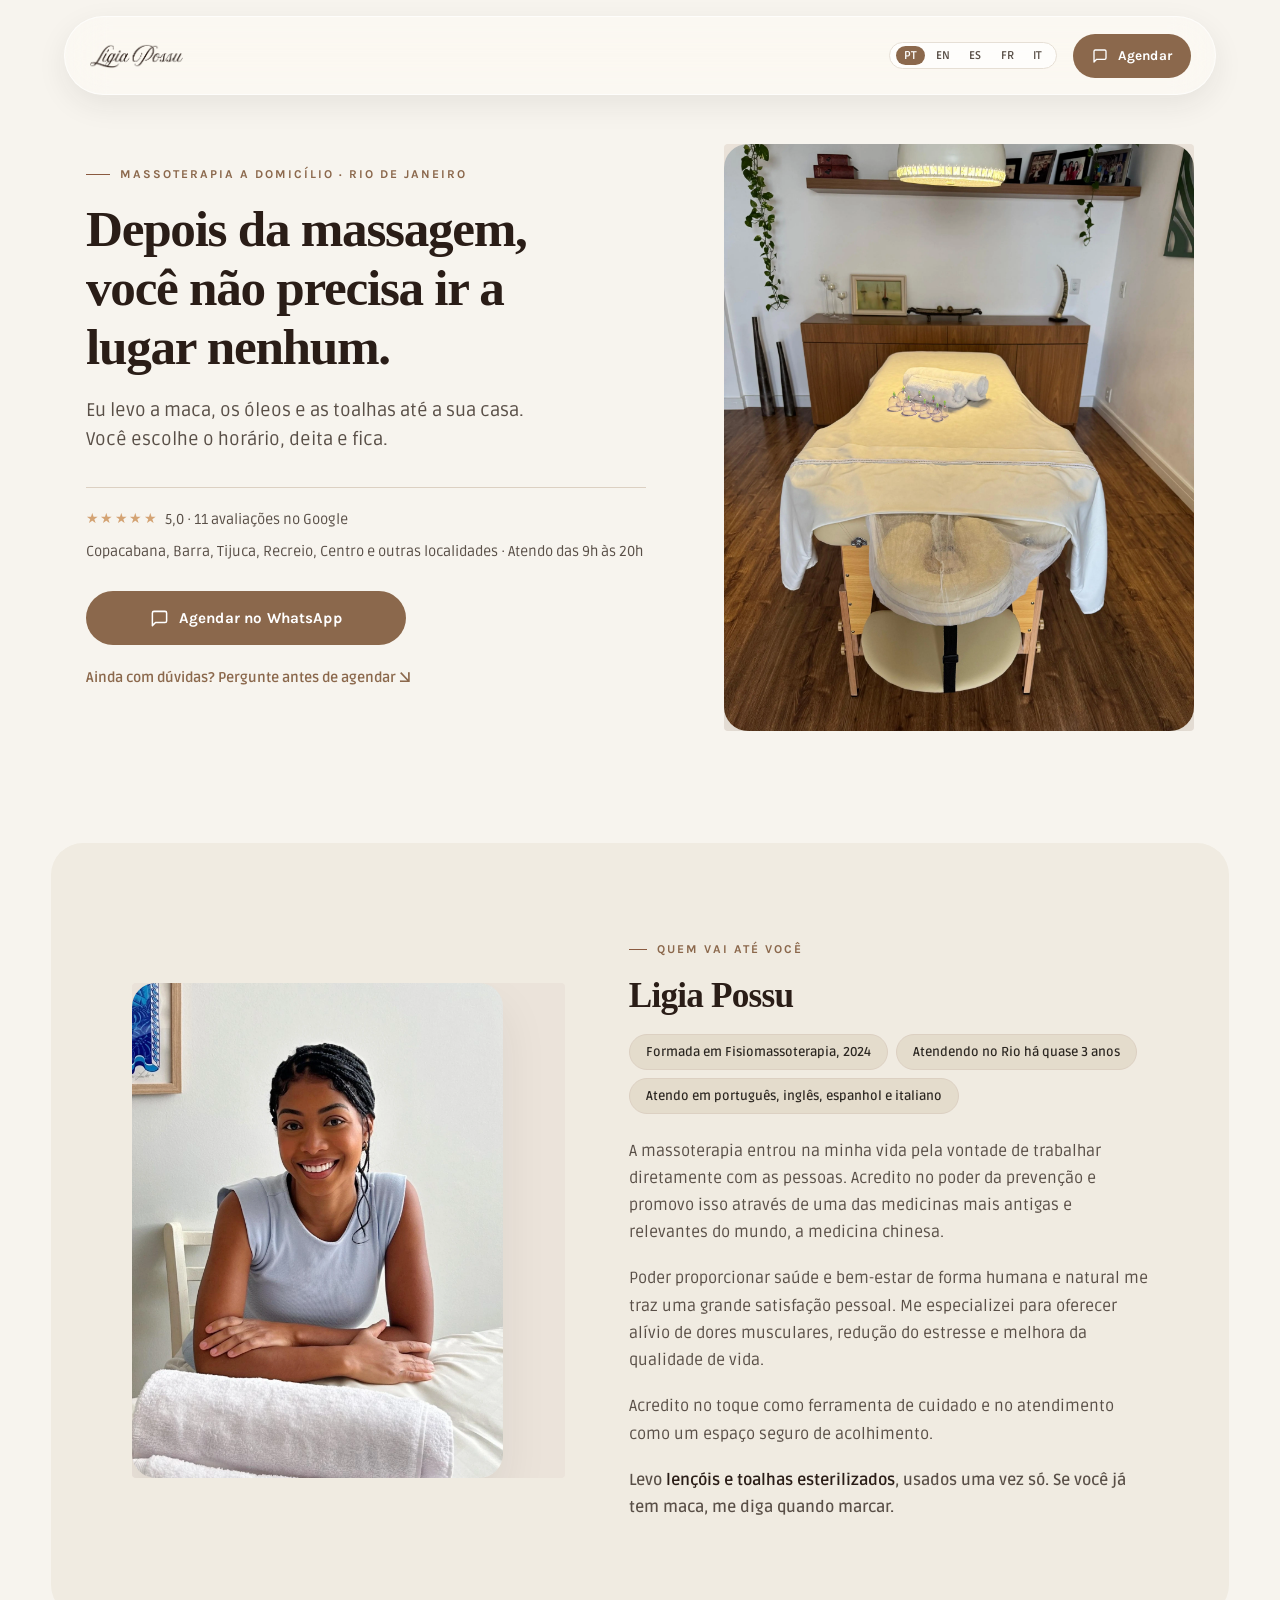
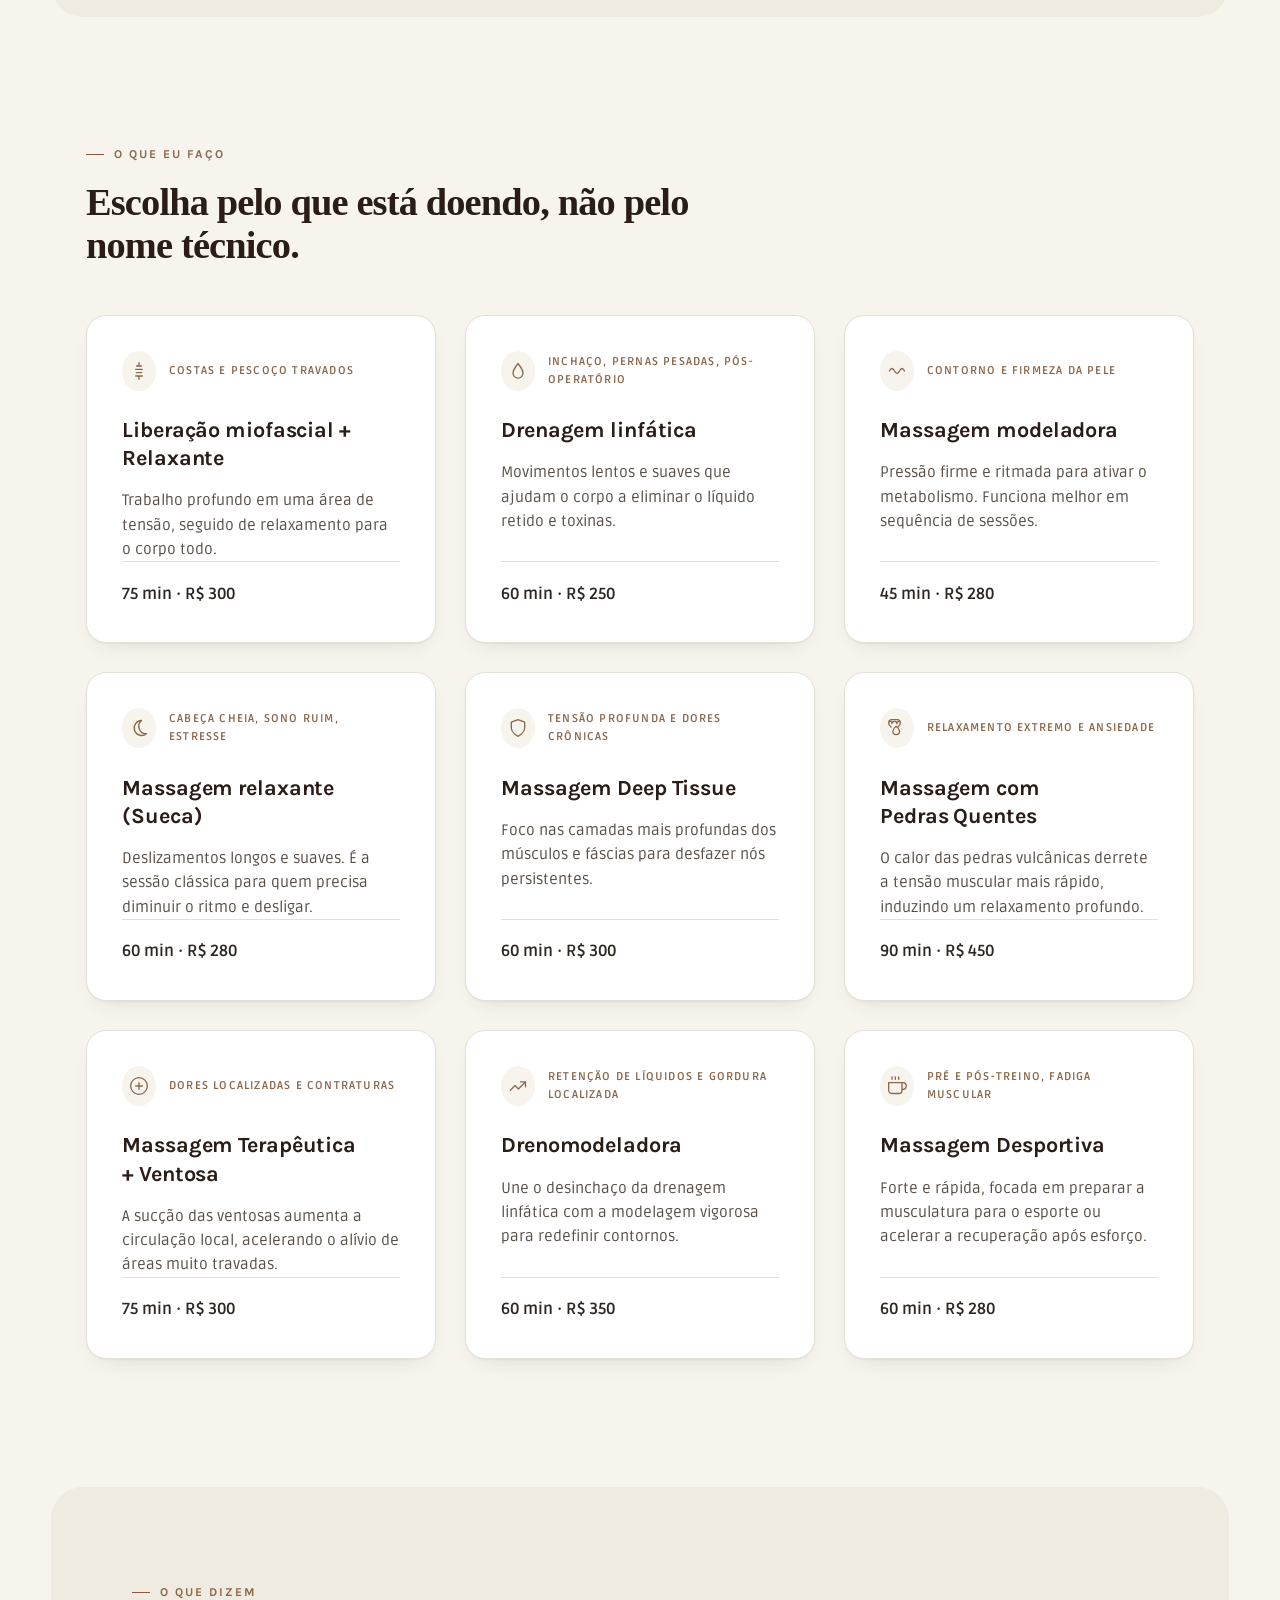
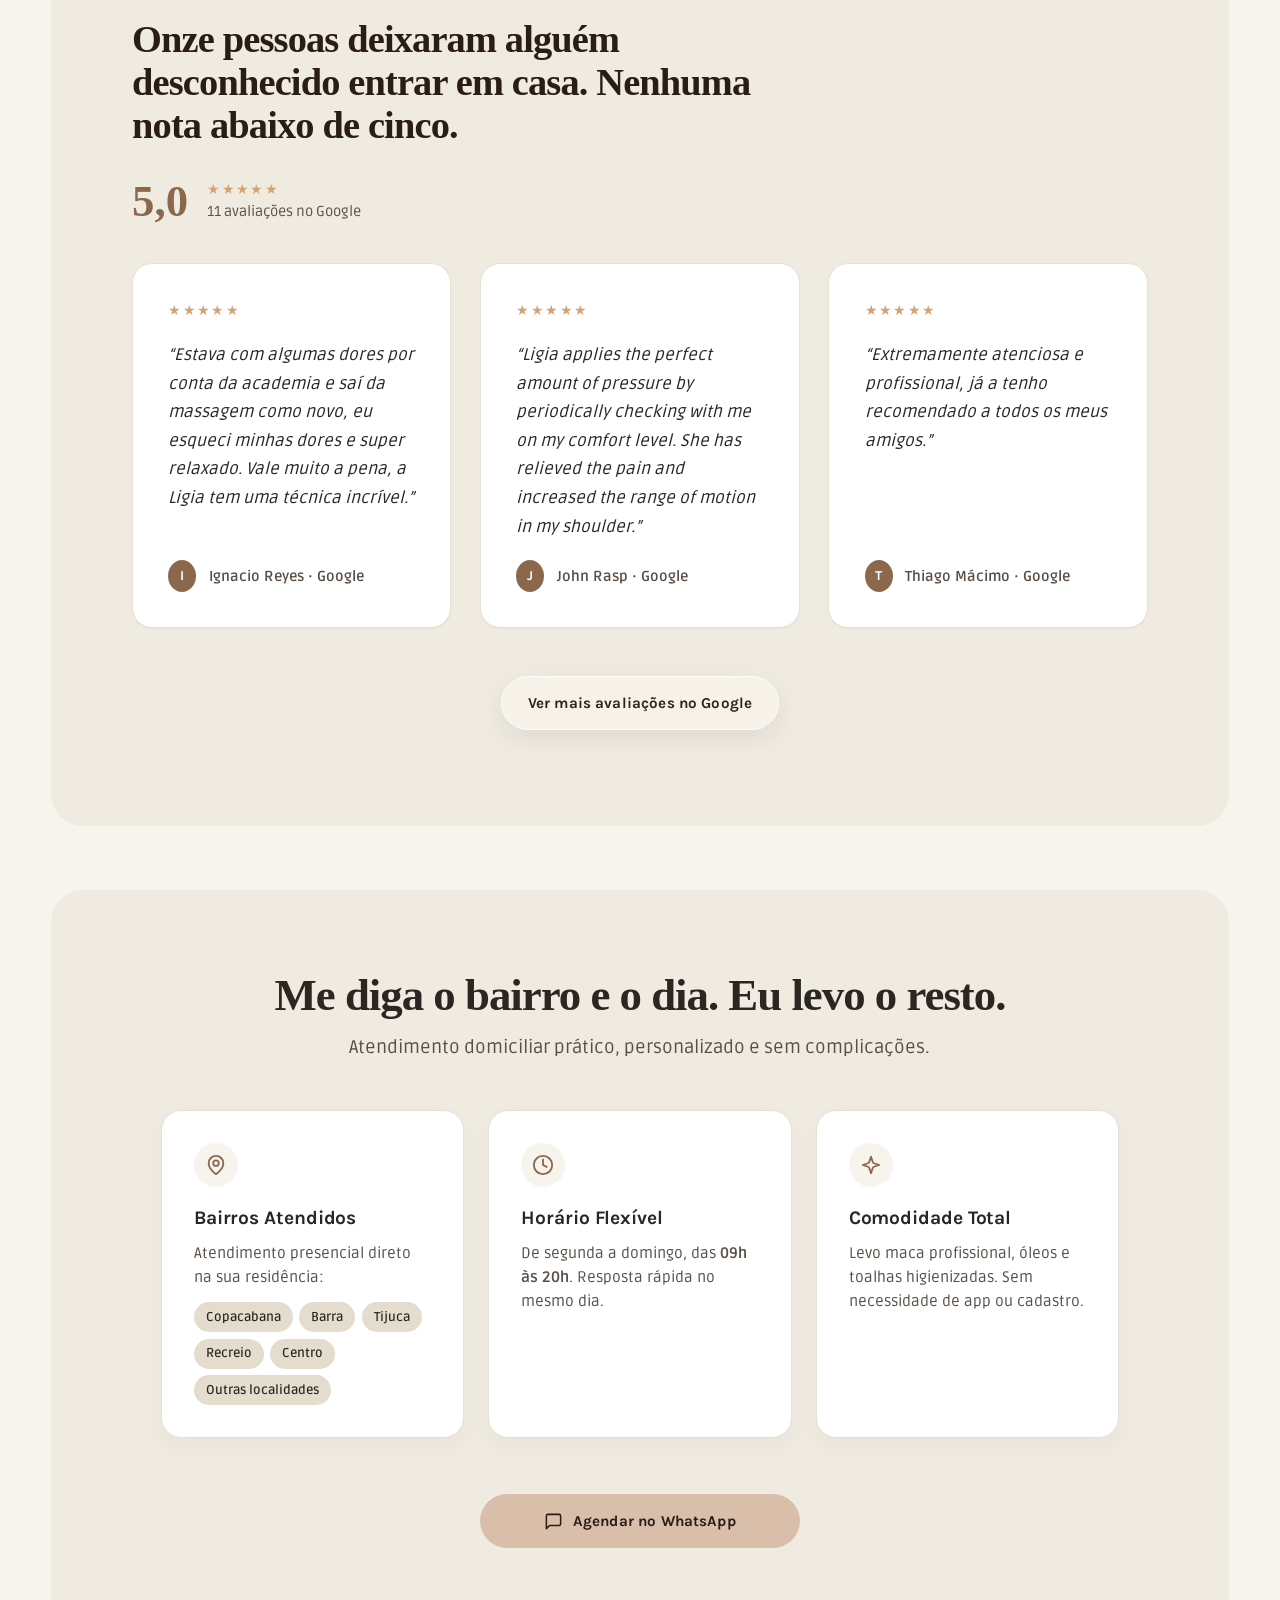
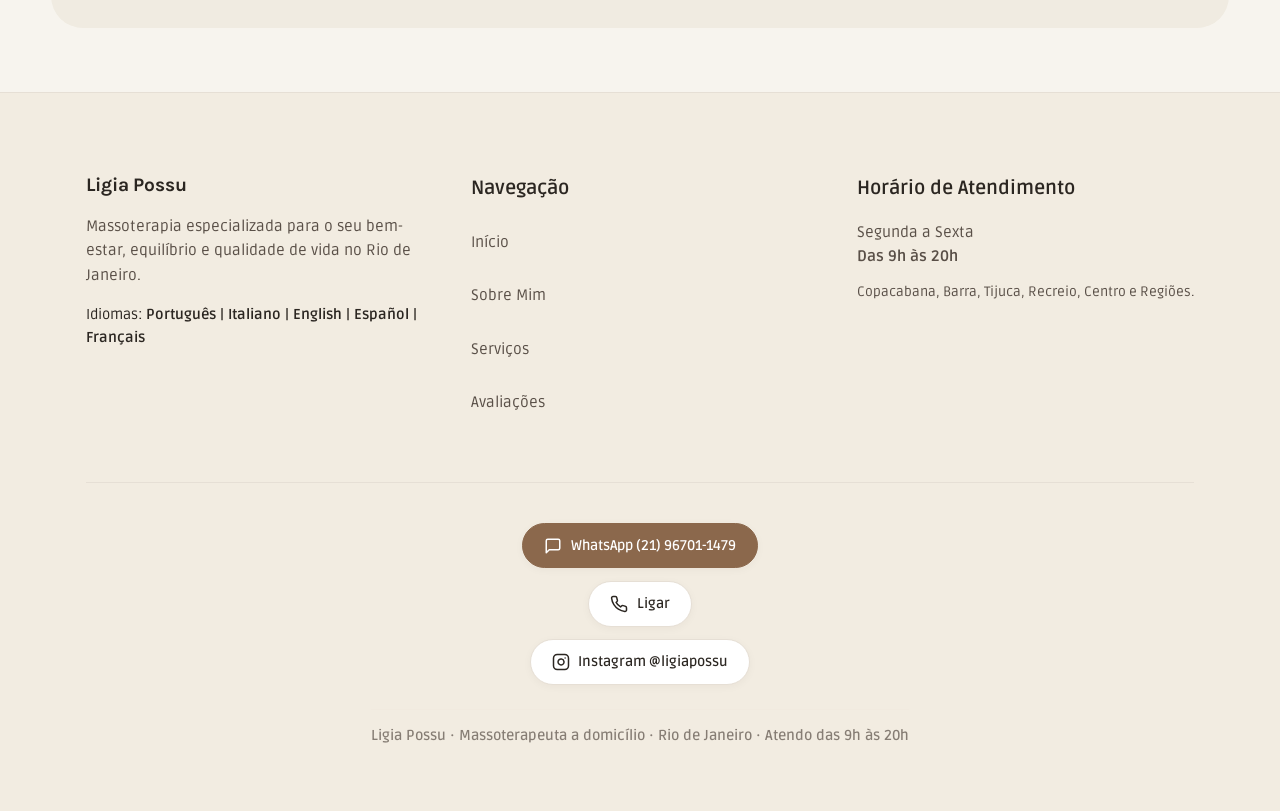
<file: index.html>
<!doctype html>
<html lang="pt-BR">
<head>
<meta charset="utf-8">
<meta name="viewport" content="width=device-width, initial-scale=1">
<title>Ligia Possu | Massoterapeuta</title>
<link rel="preconnect" href="https://fonts.googleapis.com">
<link rel="preconnect" href="https://fonts.gstatic.com" crossorigin>
<link rel="stylesheet" href="https://fonts.googleapis.com/css2?family=Karla:wght@400;500;600;700&family=Ruda:wght@400;600;700;800&display=swap">
<link rel="stylesheet" href="site.css">
<style>
  :root {
    --font-primary: 'Ruda', sans-serif;
    --font-secondary: 'Karla', sans-serif;
    --bg-color: #f7f4ee;
    --card-bg: #ffffff;
    --text-main: #2b2621;
    --text-muted: #594f47;
    --accent: #8b684c;
    --accent-hover: #70523b;
    --border-light: #e6dfd5;
  }

  body {
    font-family: var(--font-primary);
    background-color: var(--bg-color);
    color: var(--text-main);
    margin: 0;
    padding: 0;
    overflow-x: hidden;
  }

  .wrap {
    width: 90%;
    max-width: 1200px;
    margin: 0 auto;
  }

  /* Cabeçalho Unificado Flutuante (Glassmorphism) */
  header {
    position: fixed;
    top: 1rem;
    left: 50%;
    transform: translateX(-50%);
    width: 90%;
    max-width: 1200px;
    z-index: 1000;
    background: rgba(255, 255, 255, 0.38);
    backdrop-filter: blur(20px) saturate(180%);
    -webkit-backdrop-filter: blur(20px) saturate(180%);
    border: 1px solid rgba(255, 255, 255, 0.65);
    border-radius: 50px;
    padding: 0.6rem 1.5rem;
    box-shadow: 0 10px 30px rgba(43, 38, 33, 0.08);
  }

  .bar {
    display: flex;
    justify-content: space-between;
    align-items: center;
  }

  .brand img {
    max-height: 32px;
    width: auto;
    display: block;
  }

  .header-right {
    display: flex;
    align-items: center;
    gap: 1rem;
  }

  /* Seletor de Idiomas Integrado */
  .lang-selector {
    display: flex;
    gap: 0.2rem;
    background: rgba(255, 255, 255, 0.7);
    padding: 0.2rem 0.4rem;
    border-radius: 20px;
    border: 1px solid var(--border-light);
  }
  .lang-btn {
    background: none;
    border: none;
    border-radius: 16px;
    padding: 0.2rem 0.5rem;
    cursor: pointer;
    font-family: var(--font-primary);
    font-size: 0.7rem;
    font-weight: 700;
    color: var(--text-muted);
    transition: all 0.2s ease;
  }
  .lang-btn:hover {
    color: var(--accent);
  }
  .lang-btn.active {
    background-color: var(--accent);
    color: #fff;
  }

  /* Hero */
  .hero {
    padding: 9rem 0 5rem 0;
  }
  .hero-grid {
    display: grid;
    grid-template-columns: 1.1fr 0.9fr;
    gap: 4rem;
    align-items: center;
  }
  @media (max-width: 900px) {
    .hero-grid {
      grid-template-columns: 1fr;
      gap: 2rem;
    }
    header {
      width: 95%;
      padding: 0.5rem 1rem;
    }
  }

  .hero-text .eyebrow, .story .eyebrow, .sec-heavy .eyebrow {
    font-size: 0.75rem;
    letter-spacing: 2px;
    color: var(--accent);
    font-weight: 700;
    margin-bottom: 1rem;
    text-transform: uppercase;
  }
  .hero-text h1 {
    font-size: clamp(2.2rem, 4vw, 3.4rem);
    line-height: 1.15;
    margin-bottom: 1.2rem;
    font-weight: 800;
  }
  .hero-text .lede {
    font-size: 1.15rem;
    color: var(--text-muted);
    margin-bottom: 2rem;
    line-height: 1.6;
  }

  .hero-figure img, .about-figure img {
    width: 100%;
    height: auto;
    border-radius: 24px;
    object-fit: cover;
    box-shadow: 0 24px 48px rgba(43, 38, 33, 0.08);
  }

  /* Seção Story */
  .story {
    padding: 6rem 0;
    background: #f0ebe1;
    border-radius: 32px;
    margin: 2rem auto;
    width: 92%;
  }
  .who-grid {
    display: grid;
    grid-template-columns: 1fr 1.2fr;
    gap: 4rem;
    align-items: center;
  }
  @media (max-width: 900px) {
    .who-grid {
      grid-template-columns: 1fr;
      gap: 2rem;
    }
  }
  .who-text h2 {
    font-size: 2.2rem;
    margin-bottom: 1.2rem;
  }
  .chips {
    display: flex;
    flex-wrap: wrap;
    gap: 0.5rem;
    margin-bottom: 1.5rem;
  }
  .chip {
    background: #e4dccc;
    color: var(--text-main);
    padding: 0.35rem 0.9rem;
    border-radius: 20px;
    font-size: 0.8rem;
    font-weight: 600;
  }
  .who-text p {
    color: var(--text-muted);
    line-height: 1.7;
    margin-bottom: 1.2rem;
  }

  /* Serviços */
  .sec-heavy {
    padding: 6rem 0;
  }
  .sec-heavy h2 {
    font-size: 2.4rem;
    margin-bottom: 3rem;
    max-width: 650px;
  }
  .svc {
    display: grid;
    grid-template-columns: repeat(auto-fit, minmax(340px, 1fr));
    gap: 1.8rem;
    align-items: stretch;
  }
  .card-link {
    text-decoration: none !important;
    color: inherit;
    display: block;
    height: 100%;
    transition: transform 0.3s cubic-bezier(0.16, 1, 0.3, 1), box-shadow 0.3s ease;
  }
  .card-link:hover {
    transform: translateY(-8px);
    box-shadow: 0 20px 40px rgba(43, 38, 33, 0.08);
  }
  .card-link .card {
    background: var(--card-bg);
    border: 1px solid var(--border-light);
    border-radius: 20px;
    padding: 2.2rem;
    height: 100%;
    display: flex;
    flex-direction: column;
    box-sizing: border-box;
  }
  .svc-head {
    display: flex;
    align-items: center;
    gap: 0.8rem;
    margin-bottom: 1.2rem;
  }
  .badge {
    width: 40px;
    height: 40px;
    background: #f7f4ee;
    border-radius: 50%;
    display: flex;
    align-items: center;
    justify-content: center;
    color: var(--accent);
  }
  .badge svg {
    width: 20px;
    height: 20px;
  }
  .card .for {
    font-size: 0.7rem;
    letter-spacing: 1.2px;
    font-weight: 700;
    color: var(--accent);
  }
  .card h3 {
    font-size: 1.35rem;
    margin: 0.4rem 0 1rem 0;
    font-weight: 700;
  }
  .card p {
    color: var(--text-muted);
    font-size: 0.95rem;
    line-height: 1.6;
    margin-bottom: 1.8rem;
  }
  .card-link .card .svc-meta {
    margin-top: auto;
    font-weight: 700;
    color: var(--text-main);
    font-size: 1rem;
    padding-top: 1.2rem;
    border-top: 1px solid var(--border-light);
  }

  /* Depoimentos */
  .rating {
    display: flex;
    align-items: center;
    gap: 1.2rem;
    margin-bottom: 2.5rem;
  }
  .rating .n {
    font-size: 2.8rem;
    font-weight: 800;
    color: var(--accent);
  }
  .quotes {
    display: grid;
    grid-template-columns: repeat(auto-fit, minmax(300px, 1fr));
    gap: 1.8rem;
    margin-bottom: 3rem;
  }
  .quote {
    background: var(--card-bg);
    border: 1px solid var(--border-light);
    border-radius: 20px;
    padding: 2.2rem;
    display: flex;
    flex-direction: column;
    justify-content: space-between;
  }
  .quote p {
    font-style: italic;
    color: var(--text-main);
    line-height: 1.7;
    margin: 1.2rem 0;
    font-size: 1.05rem;
  }
  .quote .who {
    font-size: 0.9rem;
    color: var(--text-muted);
    display: flex;
    align-items: center;
    gap: 0.8rem;
  }
  .avatar {
    width: 32px;
    height: 32px;
    background: var(--accent);
    color: #fff;
    border-radius: 50%;
    display: flex;
    align-items: center;
    justify-content: center;
    font-weight: 700;
    font-size: 0.85rem;
  }

  /* Bloco Final Reestruturado & Harmonizado */
  .final {
    background: #f0ebe1;
    color: var(--text-main);
    padding: 5rem 2rem;
    text-align: center;
    border-radius: 32px;
    margin: 4rem auto;
    width: 92%;
    max-width: 1200px;
    box-sizing: border-box;
  }
  .final h2 {
    color: var(--text-main);
    font-size: clamp(2rem, 3.5vw, 2.8rem);
    margin-bottom: 0.8rem;
    font-weight: 800;
  }
  .final .lede {
    color: var(--text-muted);
    margin-bottom: 3rem;
    font-size: 1.15rem;
    text-align: center;
  }

  /* Grid Fluido do Bloco Final */
  .final-flow-grid {
    display: grid;
    grid-template-columns: repeat(auto-fit, minmax(280px, 1fr));
    gap: 1.5rem;
    margin-bottom: 3.5rem;
    text-align: left;
    align-items: stretch;
  }
  .final-card {
    background: var(--card-bg);
    border: 1px solid var(--border-light);
    border-radius: 20px;
    padding: 2rem;
    display: flex;
    flex-direction: column;
    justify-content: flex-start;
    box-shadow: 0 10px 25px rgba(43, 38, 33, 0.03);
    transition: transform 0.3s ease, box-shadow 0.3s ease;
  }
  .final-card:hover {
    transform: translateY(-4px);
    box-shadow: 0 16px 32px rgba(43, 38, 33, 0.06);
  }
  .final-card-icon {
    width: 44px;
    height: 44px;
    background: #f7f4ee;
    border-radius: 50%;
    display: flex;
    align-items: center;
    justify-content: center;
    color: var(--accent);
    margin-bottom: 1.2rem;
  }
  .final-card h3 {
    color: var(--text-main);
    font-size: 1.2rem;
    margin-bottom: 0.6rem;
    font-weight: 700;
  }
  .final-card p {
    color: var(--text-muted);
    font-size: 0.95rem;
    line-height: 1.6;
    margin: 0;
  }
  .location-tags-mini {
    display: flex;
    flex-wrap: wrap;
    gap: 0.4rem;
    margin-top: 0.8rem;
  }
  .tag-mini {
    background: #e4dccc;
    color: var(--text-main);
    padding: 0.3rem 0.75rem;
    border-radius: 16px;
    font-size: 0.8rem;
    font-weight: 600;
  }

  /* Rodapé Perfeitamente Alinhado */
  footer {
    padding: 5rem 0 4rem 0;
    border-top: 1px solid var(--border-light);
    font-size: 0.95rem;
    color: var(--text-main);
    background-color: #f2ece1;
  }
  .footer-grid {
    display: grid;
    grid-template-columns: repeat(auto-fit, minmax(250px, 1fr));
    gap: 3rem;
    max-width: 1120px;
    margin: 0 auto 3rem auto;
    text-align: left;
    align-items: start;
  }
  .footer-col {
    display: flex;
    flex-direction: column;
    align-items: flex-start;
  }
  .footer-col h3, .footer-col h4 {
    color: var(--text-main);
    margin: 0 0 1rem 0;
    font-size: 1.2rem;
    font-weight: 700;
  }
  .footer-col p {
    color: var(--text-muted);
    line-height: 1.6;
    font-size: 0.95rem;
    margin: 0;
  }
  .footer-col ul {
    list-style: none;
    padding: 0;
    margin: 0;
  }
  .footer-col ul li {
    margin-bottom: 0.6rem;
  }
  .footer-col ul li a {
    color: var(--text-muted);
    text-decoration: none;
    transition: color 0.2s ease;
  }
  .footer-col ul li a:hover {
    color: var(--accent);
  }
  .footer-bottom {
    border-top: 1px solid var(--border-light);
    padding-top: 2.5rem;
    text-align: center;
    max-width: 1120px;
    margin: 0 auto;
    display: flex;
    flex-direction: column;
    gap: 1.5rem;
    align-items: center;
    justify-content: center;
  }
  .footlinks {
    display: flex;
    justify-content: center;
    align-items: center;
    gap: 0.8rem;
    flex-wrap: wrap;
  }
  .footlinks a {
    color: var(--text-main);
    text-decoration: none;
    font-weight: 600;
    background: #ffffff;
    padding: 0.65rem 1.3rem;
    border-radius: 24px;
    border: 1px solid var(--border-light);
    box-shadow: 0 2px 8px rgba(43, 38, 33, 0.04);
    transition: all 0.25s ease;
    font-size: 0.88rem;
    display: inline-flex;
    align-items: center;
    gap: 0.55rem;
  }
  .footlinks a:hover {
    color: #fff;
    background-color: var(--accent);
    border-color: var(--accent);
    transform: translateY(-2px);
    box-shadow: 0 6px 16px rgba(139, 104, 76, 0.2);
  }
  .footlinks a.btn-foot-primary {
    background-color: var(--accent);
    color: #ffffff;
    border-color: var(--accent);
  }
  .footlinks a.btn-foot-primary:hover {
    background-color: var(--accent-hover);
    border-color: var(--accent-hover);
  }
  .footnote {
    font-weight: 600;
    color: var(--text-muted);
    font-size: 0.9rem;
    text-align: center;
  }

  /* Botões */
  .btn {
    display: inline-flex;
    align-items: center;
    justify-content: center;
    gap: 0.6rem;
    background-color: var(--accent);
    color: #fff;
    padding: 0.8rem 1.6rem;
    border-radius: 30px;
    text-decoration: none;
    font-weight: 700;
    transition: background 0.2s ease;
    font-size: 0.95rem;
  }
  .btn:hover {
    background-color: var(--accent-hover);
  }
  .google-review-btn {
    background: rgba(255, 255, 255, 0.38) !important;
    color: var(--text-main) !important;
    border: 1px solid rgba(255, 255, 255, 0.65) !important;
    backdrop-filter: blur(20px) saturate(180%);
    -webkit-backdrop-filter: blur(20px) saturate(180%);
    box-shadow: 0 8px 24px rgba(43, 38, 33, 0.08);
  }

  .google-review-btn:hover {
    background: rgba(255, 255, 255, 0.58) !important;
    color: var(--text-main) !important;
    border-color: rgba(255, 255, 255, 0.85) !important;
    text-decoration: none !important;
    transform: translateY(-2px);
    box-shadow: 0 12px 28px rgba(43, 38, 33, 0.13);
  }

  .btn-sm {
    padding: 0.5rem 1.2rem;
    font-size: 0.85rem;
  }
  .btn-block {
    display: flex;
    width: 100%;
    max-width: 420px;
    margin: 0 auto;
  }
  .link-arrow {
    color: var(--accent);
    text-decoration: none;
    font-weight: 700;
    display: inline-block;
  }
  
  /* Dock móvel */
  .dock {
    position: fixed;
    bottom: 0;
    left: 0;
    right: 0;
    background: rgba(247, 244, 238, 0.95);
    backdrop-filter: blur(10px);
    padding: 1rem;
    border-top: 1px solid var(--border-light);
    z-index: 999;
    display: none;
  }
  @media (max-width: 768px) {
    .dock { display: block; }
    body { padding-bottom: 90px; }

    .final-flow-grid {
      grid-template-columns: 1fr;
      justify-items: center;
    }

    .final-card {
      width: 100%;
      max-width: 420px;
      text-align: center;
      align-items: center;
    }

    .location-tags-mini {
      justify-content: center;
    }
  }
</style>
</head>
<body>

<header>
  <div class="bar">
    <div class="brand">
      <img src="logo-possu.png" alt="Ligia Possu" width="788" height="218">
      <span data-i18n="brand_subtitle" style="display:none">Massoterapia · por Ligia Possu</span>
    </div>
    <div class="header-right">
      <div class="lang-selector">
        <button class="lang-btn active" data-lang="pt">PT</button>
        <button class="lang-btn" data-lang="en">EN</button>
        <button class="lang-btn" data-lang="es">ES</button>
        <button class="lang-btn" data-lang="fr">FR</button>
        <button class="lang-btn" data-lang="it">IT</button>
      </div>
      <a class="btn btn-sm" href="https://wa.me/5521967011479?text=Oi%20Ligia!%20Vi%20seu%20site%20e%20queria%20agendar%20uma%20massagem." rel="noopener">
        <svg width="16" height="16" viewBox="0 0 24 24" fill="none" stroke="currentColor" stroke-width="2" stroke-linecap="round" stroke-linejoin="round" aria-hidden="true"><path d="M21 15a2 2 0 0 1-2 2H7l-4 4V5a2 2 0 0 1 2-2h14a2 2 0 0 1 2 2z"/></svg>
        <span data-i18n="nav_schedule">Agendar</span>
      </a>
    </div>
  </div>
</header>

<section class="hero">
  <div class="wrap">
    <div class="hero-grid">
      <div class="hero-text">
        <p class="eyebrow" data-i18n="hero_eyebrow">MASSOTERAPIA A DOMICÍLIO · RIO DE JANEIRO</p>
        <h1 data-i18n="hero_title">Depois da massagem, você não precisa ir a lugar nenhum.</h1>
        <p class="lede" data-i18n="hero_lede">Eu levo a maca, os óleos e as toalhas até a sua casa. Você escolhe o horário, deita e fica.</p>
        <div class="trust" style="margin-bottom: 1.8rem; font-size: 0.9rem; color: var(--text-muted);">
          <span class="trust-item"><span class="stars" aria-hidden="true" style="color: #d4a373;">★★★★★</span> <span data-i18n="hero_trust_reviews">5,0 · 11 avaliações no Google</span></span><br>
          <span class="trust-item" data-i18n="hero_trust_areas">Copacabana, Barra, Tijuca, Recreio, Centro e outras localidades · Atendo das 9h às 20h</span>
        </div>
        <a class="btn btn-block" style="margin: 0 0 1.2rem 0;" href="https://wa.me/5521967011479?text=Oi%20Ligia!%20Vi%20seu%20site%20e%20queria%20agendar%20uma%20massagem." rel="noopener">
          <svg width="19" height="19" viewBox="0 0 24 24" fill="none" stroke="currentColor" stroke-width="1.9" stroke-linecap="round" stroke-linejoin="round"><path d="M21 15a2 2 0 0 1-2 2H7l-4 4V5a2 2 0 0 1 2-2h14a2 2 0 0 1 2 2z"/></svg>
          <span data-i18n="btn_whatsapp">Agendar no WhatsApp</span>
        </a>
        <a class="link-arrow" href="https://wa.me/5521967011479?text=Oi%20Ligia!%20Tenho%20uma%20d%C3%BAvida%20antes%20de%20agendar." rel="noopener" data-i18n="hero_questions">Ainda com dúvidas? Pergunte antes de agendar →</a>
      </div>
      <div class="figure hero-figure">
        <img src="g09.webp" alt="Ligia Possu Massoterapeuta" width="382" height="510" fetchpriority="high">
      </div>
    </div>
  </div>
</section>

<section class="story" id="sobre">
  <div class="wrap">
    <div class="who-grid">
      <div class="figure about-figure">
        <img src="g02.webp" alt="Ligia Possu" width="371" height="510" loading="lazy">
      </div>
      <div class="who-text">
        <p class="eyebrow" data-i18n="about_eyebrow">QUEM VAI ATÉ VOCÊ</p>
        <h2>Ligia Possu</h2>
        <div class="chips">
          <span class="chip" data-i18n="about_chip_1">Formada em Fisiomassoterapia, 2024</span>
          <span class="chip" data-i18n="about_chip_2">Atendendo no Rio há quase 3 anos</span>
          <span class="chip" data-i18n="about_chip_3">Atendo em português, inglês, espanhol e italiano</span>
        </div>
        <p data-i18n="about_p1">A massoterapia entrou na minha vida pela vontade de trabalhar diretamente com as pessoas. Acredito no poder da prevenção e promovo isso através de uma das medicinas mais antigas e relevantes do mundo, a medicina chinesa.</p>
        <p data-i18n="about_p2">Poder proporcionar saúde e bem-estar de forma humana e natural me traz uma grande satisfação pessoal. Me especializei para oferecer alívio de dores musculares, redução do estresse e melhora da qualidade de vida.</p>
        <p data-i18n="about_p3">Acredito no toque como ferramenta de cuidado e no atendimento como um espaço seguro de acolhimento.</p>
        <p class="muted" style="margin-bottom:0; font-weight: 600;" data-i18n="about_p4">Levo <strong>lençóis e toalhas esterilizados</strong>, usados uma vez só. Se você já tem maca, me diga quando marcar.</p>
      </div>
    </div>
  </div>
</section>

<section class="sec-heavy" id="servicos">
  <div class="wrap">
    <p class="eyebrow" data-i18n="svc_eyebrow">O QUE EU FAÇO</p>
    <h2 data-i18n="svc_title">Escolha pelo que está doendo, não pelo nome técnico.</h2>
    <div class="svc">
      <!-- 1 -->
      <a href="https://api.whatsapp.com/send/?phone=5521967011479&text=Oi+Ligia%21+Vi+seu+site+e+queria+agendar+uma+massagem.&type=phone_number&app_absent=0" class="card-link" rel="noopener">
        <div class="card">
          <div class="svc-head">
            <span class="badge" aria-hidden="true"><svg viewBox="0 0 24 24" fill="none" stroke="currentColor" stroke-width="2"><path d="M12 2v3M12 19v3M9 6h6M8 10h8M9 14h6M8 18h8"/></svg></span>
            <div class="for" data-i18n="svc1_for">COSTAS E PESCOÇO TRAVADOS</div>
          </div>
          <h3 data-i18n="svc1_name">Liberação miofascial + Relaxante</h3>
          <p data-i18n="svc1_desc">Trabalho profundo em uma área de tensão, seguido de relaxamento para o corpo todo.</p>
          <div class="svc-meta">75 min · R$ 300</div>
        </div>
      </a>
      
      <!-- 2 -->
      <a href="https://api.whatsapp.com/send/?phone=5521967011479&text=Oi+Ligia%21+Vi+seu+site+e+queria+agendar+uma+massagem.&type=phone_number&app_absent=0" class="card-link" rel="noopener">
        <div class="card">
          <div class="svc-head">
            <span class="badge" aria-hidden="true"><svg viewBox="0 0 24 24" fill="none" stroke="currentColor" stroke-width="2"><path d="M12 3c4 5 6 8.5 6 11.5a6 6 0 0 1-12 0C6 11.5 8 8 12 3Z"/></svg></span>
            <div class="for" data-i18n="svc2_for">INCHAÇO, PERNAS PESADAS, PÓS-OPERATÓRIO</div>
          </div>
          <h3 data-i18n="svc2_name">Drenagem linfática</h3>
          <p data-i18n="svc2_desc">Movimentos lentos e suaves que ajudam o corpo a eliminar o líquido retido e toxinas.</p>
          <div class="svc-meta">60 min · R$ 250</div>
        </div>
      </a>
      
      <!-- 3 -->
      <a href="https://api.whatsapp.com/send/?phone=5521967011479&text=Oi+Ligia%21+Vi+seu+site+e+queria+agendar+uma+massagem.&type=phone_number&app_absent=0" class="card-link" rel="noopener">
        <div class="card">
          <div class="svc-head">
            <span class="badge" aria-hidden="true"><svg viewBox="0 0 24 24" fill="none" stroke="currentColor" stroke-width="2"><path d="M3 12c2-4 4-4 6 0s4 4 6 0 4-4 6 0"/></svg></span>
            <div class="for" data-i18n="svc3_for">CONTORNO E FIRMEZA DA PELE</div>
          </div>
          <h3 data-i18n="svc3_name">Massagem modeladora</h3>
          <p data-i18n="svc3_desc">Pressão firme e ritmada para ativar o metabolismo. Funciona melhor em sequência de sessões.</p>
          <div class="svc-meta">45 min · R$ 280</div>
        </div>
      </a>
      
      <!-- 4 -->
      <a href="https://api.whatsapp.com/send/?phone=5521967011479&text=Oi+Ligia%21+Vi+seu+site+e+queria+agendar+uma+massagem.&type=phone_number&app_absent=0" class="card-link" rel="noopener">
        <div class="card">
          <div class="svc-head">
            <span class="badge" aria-hidden="true"><svg viewBox="0 0 24 24" fill="none" stroke="currentColor" stroke-width="2"><path d="M15 3a9 9 0 1 0 6 15.9A9 9 0 0 1 15 3Z"/></svg></span>
            <div class="for" data-i18n="svc4_for">CABEÇA CHEIA, SONO RUIM, ESTRESSE</div>
          </div>
          <h3 data-i18n="svc4_name">Massagem relaxante (Sueca)</h3>
          <p data-i18n="svc4_desc">Deslizamentos longos e suaves. É a sessão clássica para quem precisa diminuir o ritmo e desligar.</p>
          <div class="svc-meta">60 min · R$ 280</div>
        </div>
      </a>

      <!-- 5 -->
      <a href="https://api.whatsapp.com/send/?phone=5521967011479&text=Oi+Ligia%21+Vi+seu+site+e+queria+agendar+uma+massagem.&type=phone_number&app_absent=0" class="card-link" rel="noopener">
        <div class="card">
          <div class="svc-head">
            <span class="badge" aria-hidden="true"><svg viewBox="0 0 24 24" fill="none" stroke="currentColor" stroke-width="2"><path d="M12 22s8-4 8-10V5l-8-3-8 3v7c0 6 8 10 8 10z"/></svg></span>
            <div class="for" data-i18n="svc5_for">TENSÃO PROFUNDA E DORES CRÔNICAS</div>
          </div>
          <h3 data-i18n="svc5_name">Massagem Deep Tissue</h3>
          <p data-i18n="svc5_desc">Foco nas camadas mais profundas dos músculos e fáscias para desfazer nós persistentes.</p>
          <div class="svc-meta">60 min · R$ 300</div>
        </div>
      </a>

      <!-- 6 -->
      <a href="https://api.whatsapp.com/send/?phone=5521967011479&text=Oi+Ligia%21+Vi+seu+site+e+queria+agendar+uma+massagem.&type=phone_number&app_absent=0" class="card-link" rel="noopener">
        <div class="card">
          <div class="svc-head">
            <span class="badge" aria-hidden="true"><svg viewBox="0 0 24 24" fill="none" stroke="currentColor" stroke-width="2"><path d="M12 2a4 4 0 0 1 4 4c0 2.5-3 5-3 5s3-2.5 3-5a2 2 0 0 0-4 0v1a3 3 0 0 0-6 0v-1a2 2 0 0 0-4 0c0 2.5 3 5 3 5s-3-2.5-3-5a4 4 0 0 1 4-4Z"/><path d="M7 16a4 4 0 1 0 8 0c0-3-4-6-4-6s-4 3-4 6Z"/></svg></span>
            <div class="for" data-i18n="svc6_for">RELAXAMENTO EXTREMO E ANSIEDADE</div>
          </div>
          <h3 data-i18n="svc6_name">Massagem com Pedras Quentes</h3>
          <p data-i18n="svc6_desc">O calor das pedras vulcânicas derrete a tensão muscular mais rápido, induzindo um relaxamento profundo.</p>
          <div class="svc-meta">90 min · R$ 450</div>
        </div>
      </a>

      <!-- 7 -->
      <a href="https://api.whatsapp.com/send/?phone=5521967011479&text=Oi+Ligia%21+Vi+seu+site+e+queria+agendar+uma+massagem.&type=phone_number&app_absent=0" class="card-link" rel="noopener">
        <div class="card">
          <div class="svc-head">
            <span class="badge" aria-hidden="true"><svg viewBox="0 0 24 24" fill="none" stroke="currentColor" stroke-width="2"><circle cx="12" cy="12" r="10"/><path d="M12 8v8"/><path d="M8 12h8"/></svg></span>
            <div class="for" data-i18n="svc7_for">DORES LOCALIZADAS E CONTRATURAS</div>
          </div>
          <h3 data-i18n="svc7_name">Massagem Terapêutica + Ventosa</h3>
          <p data-i18n="svc7_desc">A sucção das ventosas aumenta a circulação local, acelerando o alívio de áreas muito travadas.</p>
          <div class="svc-meta">75 min · R$ 300</div>
        </div>
      </a>

      <!-- 8 -->
      <a href="https://api.whatsapp.com/send/?phone=5521967011479&text=Oi+Ligia%21+Vi+seu+site+e+queria+agendar+uma+massagem.&type=phone_number&app_absent=0" class="card-link" rel="noopener">
        <div class="card">
          <div class="svc-head">
            <span class="badge" aria-hidden="true"><svg viewBox="0 0 24 24" fill="none" stroke="currentColor" stroke-width="2"><path d="M20.2 7.8l-7.7 7.7-4-4-5.7 5.7"/><path d="M15 7h6v6"/></svg></span>
            <div class="for" data-i18n="svc8_for">RETENÇÃO DE LÍQUIDOS E GORDURA LOCALIZADA</div>
          </div>
          <h3 data-i18n="svc8_name">Drenomodeladora</h3>
          <p data-i18n="svc8_desc">Une o desinchaço da drenagem linfática com a modelagem vigorosa para redefinir contornos.</p>
          <div class="svc-meta">60 min · R$ 350</div>
        </div>
      </a>

      <!-- 9 -->
      <a href="https://api.whatsapp.com/send/?phone=5521967011479&text=Oi+Ligia%21+Vi+seu+site+e+queria+agendar+uma+massagem.&type=phone_number&app_absent=0" class="card-link" rel="noopener">
        <div class="card">
          <div class="svc-head">
            <span class="badge" aria-hidden="true"><svg viewBox="0 0 24 24" fill="none" stroke="currentColor" stroke-width="2"><path d="M18 8h1a4 4 0 0 1 0 8h-1"/><path d="M2 8h16v9a4 4 0 0 1-4 4H6a4 4 0 0 1-4-4V8z"/><line x1="6" y1="1" x2="6" y2="4"/><line x1="10" y1="1" x2="10" y2="4"/><line x1="14" y1="1" x2="14" y2="4"/></svg></span>
            <div class="for" data-i18n="svc10_for">PRÉ E PÓS-TREINO, FADIGA MUSCULAR</div>
          </div>
          <h3 data-i18n="svc10_name">Massagem Desportiva</h3>
          <p data-i18n="svc10_desc">Forte e rápida, focada em preparar a musculatura para o esporte ou acelerar a recuperação após esforço.</p>
          <div class="svc-meta">60 min · R$ 280</div>
        </div>
      </a>

    </div>
  </div>
</section>

<span id="avaliacoes"></span>
<section class="sec-heavy" style="background-color: #f0ebe1; border-radius: 32px; width: 92%; margin: 2rem auto;">
  <div class="wrap">
    <p class="eyebrow" data-i18n="reviews_eyebrow">O QUE DIZEM</p>
    <h2 data-i18n="reviews_title" style="margin-bottom: 2rem;">Onze pessoas deixaram alguém desconhecido entrar em casa. Nenhuma nota abaixo de cinco.</h2>
    <div class="rating">
      <div class="n">5,0</div>
      <div>
        <div class="stars" aria-hidden="true" style="color: #d4a373;">★★★★★</div>
        <div class="txt-sm" data-i18n="reviews_count" style="color: var(--text-muted); font-size: 0.9rem;">11 avaliações no Google</div>
      </div>
    </div>
    <div class="quotes">
      <div class="quote">
        <div>
          <div class="stars" aria-hidden="true" style="color: #d4a373;">★★★★★</div>
          <p data-i18n="quote_1">“Estava com algumas dores por conta da academia e saí da massagem como novo, eu esqueci minhas dores e super relaxado. Vale muito a pena, a Ligia tem uma técnica incrível.”</p>
        </div>
        <div class="who"><span class="avatar" aria-hidden="true">I</span>Ignacio Reyes · Google</div>
      </div>
      <div class="quote">
        <div>
          <div class="stars" aria-hidden="true" style="color: #d4a373;">★★★★★</div>
          <p data-i18n="quote_2">“Ligia applies the perfect amount of pressure by periodically checking with me on my comfort level. She has relieved the pain and increased the range of motion in my shoulder.”</p>
        </div>
        <div class="who"><span class="avatar" aria-hidden="true">J</span>John Rasp · Google</div>
      </div>
      <div class="quote">
        <div>
          <div class="stars" aria-hidden="true" style="color: #d4a373;">★★★★★</div>
          <p data-i18n="quote_3">“Extremamente atenciosa e profissional, já a tenho recomendado a todos os meus amigos.”</p>
        </div>
        <div class="who"><span class="avatar" aria-hidden="true">T</span>Thiago Mácimo · Google</div>
      </div>
    </div>
    
    <div style="text-align: center;">
      <a class="btn google-review-btn" href="https://maps.app.goo.gl/ibxgKm8obhqSBdGu5" rel="noopener" target="_blank">
        <span data-i18n="btn_more_reviews">Ver mais avaliações no Google</span>
      </a>
    </div>
  </div>
</section>

<!-- SEÇÃO FINAL REESTRUTURADA E FLUIDA -->
<span id="perguntas"></span>
<section class="final">
  <div class="wrap">
    <h2 data-i18n="final_title">Me diga o bairro e o dia. Eu levo o resto.</h2>
    <p class="lede" data-i18n="final_lede" style="display: block; width: 100%; max-width: none; margin: 0 auto 3rem; text-align: center;">Atendimento domiciliar prático, personalizado e sem complicações.</p>
    
    <div class="final-flow-grid">
      <div class="final-card">
        <div class="final-card-icon" aria-hidden="true">
          <svg width="22" height="22" viewBox="0 0 24 24" fill="none" stroke="currentColor" stroke-width="2" stroke-linecap="round" stroke-linejoin="round"><path d="M20 10c0 6-8 12-8 12s-8-6-8-12a8 8 0 0 1 16 0Z"/><circle cx="12" cy="10" r="3"/></svg>
        </div>
        <h3 data-i18n="final_card1_title">Bairros Atendidos</h3>
        <p data-i18n="final_card1_desc">Atendimento presencial direto na sua residência:</p>
        <div class="location-tags-mini">
          <span class="tag-mini">Copacabana</span>
          <span class="tag-mini">Barra</span>
          <span class="tag-mini">Tijuca</span>
          <span class="tag-mini">Recreio</span>
          <span class="tag-mini">Centro</span>
          <span class="tag-mini" data-i18n="final_area_other">Outras localidades</span>
        </div>
      </div>

      <div class="final-card">
        <div class="final-card-icon" aria-hidden="true">
          <svg width="22" height="22" viewBox="0 0 24 24" fill="none" stroke="currentColor" stroke-width="2" stroke-linecap="round" stroke-linejoin="round"><circle cx="12" cy="12" r="10"/><polyline points="12 6 12 12 16 14"/></svg>
        </div>
        <h3 data-i18n="final_card2_title">Horário Flexível</h3>
        <p data-i18n="final_card2_desc">De segunda a domingo, das <strong>09h às 20h</strong>. Resposta rápida no mesmo dia.</p>
      </div>

      <div class="final-card">
        <div class="final-card-icon" aria-hidden="true">
          <svg width="22" height="22" viewBox="0 0 24 24" fill="none" stroke="currentColor" stroke-width="2" stroke-linecap="round" stroke-linejoin="round"><path d="m12 3-1.912 5.813a2 2 0 0 1-1.275 1.275L3 12l5.813 1.912a2 2 0 0 1 1.275 1.275L12 21l1.912-5.813a2 2 0 0 1 1.275-1.275L21 12l-5.813-1.912a2 2 0 0 1-1.275-1.275L12 3Z"/></svg>
        </div>
        <h3 data-i18n="final_card3_title">Comodidade Total</h3>
        <p data-i18n="final_card3_desc">Levo maca profissional, óleos e toalhas higienizadas. Sem necessidade de app ou cadastro.</p>
      </div>
    </div>

    <a class="btn btn-block" href="https://wa.me/5521967011479?text=Oi%20Ligia!%20Vi%20seu%20site%20e%20queria%20agendar%20uma%20massagem." rel="noopener">
      <svg width="19" height="19" viewBox="0 0 24 24" fill="none" stroke="currentColor" stroke-width="1.9" stroke-linecap="round" stroke-linejoin="round" aria-hidden="true"><path d="M21 15a2 2 0 0 1-2 2H7l-4 4V5a2 2 0 0 1 2-2h14a2 2 0 0 1 2 2z"/></svg>
      <span data-i18n="btn_whatsapp">Agendar no WhatsApp</span>
    </a>
  </div>
</section>

<!-- RODAPÉ PERFEITAMENTE ALINHADO -->
<footer>
  <div class="wrap">
    <div class="footer-grid">
      <div class="footer-col">
        <h3>Ligia Possu</h3>
        <p data-i18n="footer_desc">Massoterapia especializada para o seu bem-estar, equilíbrio e qualidade de vida no Rio de Janeiro.</p>
        <p style="margin-top: 1rem; font-size: 0.9rem; color: var(--text-main);" data-i18n="footer_langs">
          Idiomas: <strong>Português | Italiano | English | Español | Français</strong>
        </p>
      </div>

      <div class="footer-col">
        <h4 data-i18n="footer_nav_title">Navegação</h4>
        <ul>
          <li><a href="#" data-i18n="footer_nav_home">Início</a></li>
          <li><a href="#sobre" data-i18n="footer_nav_about">Sobre Mim</a></li>
          <li><a href="#servicos" data-i18n="footer_nav_services">Serviços</a></li>
          <li><a href="#avaliacoes" data-i18n="footer_nav_reviews">Avaliações</a></li>
        </ul>
      </div>

      <div class="footer-col">
        <h4 data-i18n="footer_hours_title">Horário de Atendimento</h4>
        <p data-i18n="footer_hours_desc">Segunda a Sexta<br><strong>Das 9h às 20h</strong></p>
        <p style="margin-top: 0.8rem; font-size: 0.85rem;" data-i18n="footer_areas_desc">Copacabana, Barra, Tijuca, Recreio, Centro e Regiões.</p>
      </div>
    </div>

    <div class="footer-bottom">
      <div class="footlinks">
        <a href="https://wa.me/5521967011479?text=Oi%20Ligia!%20Vi%20seu%20site%20e%20queria%20agendar%20uma%20massagem." rel="noopener" class="btn-foot-primary">
          <svg width="18" height="18" viewBox="0 0 24 24" fill="none" stroke="currentColor" stroke-width="2" stroke-linecap="round" stroke-linejoin="round" aria-hidden="true"><path d="M21 15a2 2 0 0 1-2 2H7l-4 4V5a2 2 0 0 1 2-2h14a2 2 0 0 1 2 2z"/></svg>
          <span>WhatsApp (21) 96701-1479</span>
        </a>
        <a href="tel:+5521967011479">
          <svg width="18" height="18" viewBox="0 0 24 24" fill="none" stroke="currentColor" stroke-width="2" stroke-linecap="round" stroke-linejoin="round" aria-hidden="true"><path d="M22 16.92v3a2 2 0 0 1-2.18 2 19.79 19.79 0 0 1-8.63-3.07 19.5 19.5 0 0 1-6-6 19.79 19.79 0 0 1-3.07-8.67A2 2 0 0 1 4.11 2h3a2 2 0 0 1 2 1.72 12.84 12.84 0 0 0 .7 2.81 2 2 0 0 1-.45 2.11L8.09 9.91a16 16 0 0 0 6 6l1.27-1.27a2 2 0 0 1 2.11-.45 12.84 12.84 0 0 0 2.81.7A2 2 0 0 1 22 16.92z"/></svg>
          <span data-i18n="footer_call">Ligar</span>
        </a>
        <a href="https://www.instagram.com/ligiapossu/" rel="noopener">
          <svg width="18" height="18" viewBox="0 0 24 24" fill="none" stroke="currentColor" stroke-width="2" stroke-linecap="round" stroke-linejoin="round" aria-hidden="true"><rect width="20" height="20" x="2" y="2" rx="5" ry="5"/><path d="M16 11.37A4 4 0 1 1 12.63 8 4 4 0 0 1 16 11.37z"/><line x1="17.5" x2="17.51" y1="6.5" y2="6.5"/></svg>
          <span>Instagram @ligiapossu</span>
        </a>
      </div>
      <div class="footnote" data-i18n="footer_note">Ligia Possu · Massoterapeuta a domicílio · Rio de Janeiro · Atendo das 9h às 20h</div>
    </div>
  </div>
</footer>

<div class="dock">
  <a class="btn btn-block" href="https://wa.me/5521967011479?text=Oi%20Ligia!%20Vi%20seu%20site%20e%20queria%20agendar%20uma%20massagem." rel="noopener">
    <svg width="19" height="19" viewBox="0 0 24 24" fill="none" stroke="currentColor" stroke-width="1.9" stroke-linecap="round" stroke-linejoin="round" aria-hidden="true"><path d="M21 15a2 2 0 0 1-2 2H7l-4 4V5a2 2 0 0 1 2-2h14a2 2 0 0 1 2 2z"/></svg>
    <span data-i18n="btn_whatsapp">Agendar no WhatsApp</span>
  </a>
</div>

<script>
  const translations = {
    pt: {
      brand_subtitle: "Massoterapia · por Ligia Possu",
      nav_schedule: "Agendar",
      hero_eyebrow: "MASSOTERAPIA A DOMICÍLIO · RIO DE JANEIRO",
      hero_title: "Depois da massagem, você não precisa ir a lugar nenhum.",
      hero_lede: "Eu levo a maca, os óleos e as toalhas até a sua casa. Você escolhe o horário, deita e fica.",
      hero_trust_reviews: "5,0 · 11 avaliações no Google",
      hero_trust_areas: "Copacabana, Barra, Tijuca, Recreio, Centro e outras localidades · Atendo das 9h às 20h",
      btn_whatsapp: "Agendar no WhatsApp",
      hero_questions: "Ainda com dúvidas? Pergunte antes de agendar →",
      about_eyebrow: "QUEM VAI ATÉ VOCÊ",
      about_chip_1: "Formada em Fisiomassoterapia, 2024",
      about_chip_2: "Atendendo no Rio há quase 3 anos",
      about_chip_3: "Atendo em português, inglês, espanhol e italiano",
      about_p1: "A massoterapia entrou na minha vida pela vontade de trabalhar diretamente com as pessoas. Acredito no poder da prevenção e promovo isso através de uma das medicinas mais antigas e relevantes do mundo, a medicina chinesa.",
      about_p2: "Poder proporcionar saúde e bem-estar de forma humana e natural me traz uma grande satisfação pessoal. Me especializei para oferecer alívio de dores musculares, redução do estresse e melhora da qualidade de vida.",
      about_p3: "Acredito no toque como ferramenta de cuidado e no atendimento como um espaço seguro de acolhimento.",
      about_p4: "Levo <strong>lençóis e toalhas esterilizados</strong>, usados uma vez só. Se você já tem maca, me diga quando marcar.",
      svc_eyebrow: "O QUE EU FAÇO",
      svc_title: "Escolha pelo que está doendo, não pelo nome técnico.",
      svc1_for: "COSTAS E PESCOÇO TRAVADOS",
      svc1_name: "Liberação miofascial + Relaxante",
      svc1_desc: "Trabalho profundo em uma área de tensão, seguido de relaxamento para o corpo todo.",
      svc2_for: "INCHAÇO, PERNAS PESADAS, PÓS-OPERATÓRIO",
      svc2_name: "Drenagem linfática",
      svc2_desc: "Movimentos lentos e suaves que ajudam o corpo a eliminar o líquido retido e toxinas.",
      svc3_for: "CONTORNO E FIRMEZA DA PELE",
      svc3_name: "Massagem modeladora",
      svc3_desc: "Pressão firme e ritmada para ativar o metabolismo. Funciona melhor em sequência de sessões.",
      svc4_for: "CABEÇA CHEIA, SONO RUIM, ESTRESSE",
      svc4_name: "Massagem relaxante (Sueca)",
      svc4_desc: "Deslizamentos longos e suaves. É a sessão clássica para quem precisa diminuir o ritmo e desligar.",
      svc5_for: "TENSÃO PROFUNDA E DORES CRÔNICAS",
      svc5_name: "Massagem Deep Tissue",
      svc5_desc: "Foco nas camadas mais profundas dos músculos e fáscias para desfazer nós persistentes.",
      svc6_for: "RELAXAMENTO EXTREMO E ANSIEDADE",
      svc6_name: "Massagem com Pedras Quentes",
      svc6_desc: "O calor das pedras vulcânicas derrete a tensão muscular mais rápido, induzindo um relaxamento profundo.",
      svc7_for: "DORES LOCALIZADAS E CONTRATURAS",
      svc7_name: "Massagem Terapêutica + Ventosa",
      svc7_desc: "A sucção das ventosas aumenta a circulação local, acelerando o alívio de áreas muito travadas.",
      svc8_for: "RETENÇÃO DE LÍQUIDOS E GORDURA LOCALIZADA",
      svc8_name: "Drenomodeladora",
      svc8_desc: "Une o desinchaço da drenagem linfática com a modelagem vigorosa para redefinir contornos.",
      svc10_for: "PRÉ E PÓS-TREINO, FADIGA MUSCULAR",
      svc10_name: "Massagem Desportiva",
      svc10_desc: "Forte e rápida, focada em preparar a musculatura para o esporte ou acelerar a recuperação após esforço.",
      reviews_eyebrow: "O QUE DIZEM",
      reviews_title: "Onze pessoas deixaram alguém desconhecido entrar em casa. Nenhuma nota abaixo de cinco.",
      reviews_count: "11 avaliações no Google",
      quote_1: "“Estava com algumas dores por conta da academia e saí da massagem como novo, eu esqueci minhas dores e super relaxado. Vale muito a pena, a Ligia tem uma técnica incrível.”",
      quote_2: "“Ligia applies the perfect amount of pressure by periodically checking with me on my comfort level. She has relieved the pain and increased the range of motion in my shoulder.”",
      quote_3: "“Extremamente atenciosa e profissional, já a tenho recomendado a todos os meus amigos.”",
      btn_more_reviews: "Ver mais avaliações no Google",
      final_title: "Me diga o bairro e o dia. Eu levo o resto.",
      final_lede: "Atendimento domiciliar prático, personalizado e sem complicações.",
      final_card1_title: "Bairros Atendidos",
      final_area_other: "Outras localidades",
      final_card1_desc: "Atendimento presencial direto na sua residência:",
      final_card2_title: "Horário Flexível",
      final_card2_desc: "De segunda a domingo, das <strong>09h às 20h</strong>. Resposta rápida no mesmo dia.",
      final_card3_title: "Comodidade Total",
      final_card3_desc: "Levo maca profissional, óleos e toalhas higienizadas. Sem necessidade de app ou cadastro.",
      footer_desc: "Massoterapia especializada para o seu bem-estar, equilíbrio e qualidade de vida no Rio de Janeiro.",
      footer_langs: "Idiomas: <strong>Português | Italiano | English | Español | Français</strong>",
      footer_nav_title: "Navegação",
      footer_nav_home: "Início",
      footer_nav_about: "Sobre Mim",
      footer_nav_services: "Serviços",
      footer_nav_reviews: "Avaliações",
      footer_hours_title: "Horário de Atendimento",
      footer_hours_desc: "Segunda a Sexta<br><strong>Das 9h às 20h</strong>",
      footer_areas_desc: "Copacabana, Barra, Tijuca, Recreio, Centro e Regiões.",
      footer_call: "Ligar",
      footer_note: "Ligia Possu · Massoterapeuta a domicílio · Rio de Janeiro · Atendo das 9h às 20h"
    },
    en: {
      brand_subtitle: "Massage Therapy · by Ligia Possu",
      nav_schedule: "Book",
      hero_eyebrow: "AT-HOME MASSAGE THERAPY · RIO DE JANEIRO",
      hero_title: "After the massage, you don't need to go anywhere.",
      hero_lede: "I bring the table, oils, and towels to your home. You choose the time, lie down, and stay.",
      hero_trust_reviews: "5.0 · 11 reviews on Google",
      hero_trust_areas: "Copacabana, Barra, Tijuca, Recreio, Centro, and other locations · Available 9am to 8pm",
      btn_whatsapp: "Book on WhatsApp",
      hero_questions: "Still have questions? Ask before booking →",
      about_eyebrow: "WHO COMES TO YOU",
      about_chip_1: "Graduated in Physiomassotherapy, 2024",
      about_chip_2: "Working in Rio for almost 3 years",
      about_chip_3: "Services in Portuguese, English, Spanish, and Italian",
      about_p1: "Massage therapy entered my life through a desire to work directly with people. I believe in the power of prevention and promote this through one of the oldest and most relevant medicines in the world, Chinese medicine.",
      about_p2: "Being able to provide health and well-being in a humane and natural way brings me great personal satisfaction. I specialize in offering relief from muscle pain, stress reduction, and improving quality of life.",
      about_p3: "I believe in touch as a tool of care and in the service as a safe, welcoming space.",
      about_p4: "I bring <strong>sterilized sheets and towels</strong>, used only once. If you already have a table, tell me when booking.",
      svc_eyebrow: "WHAT I DO",
      svc_title: "Choose by what hurts, not the technical name.",
      svc1_for: "STIFF BACK AND NECK",
      svc1_name: "Myofascial Release + Relaxing",
      svc1_desc: "Deep work on a specific area of tension, followed by full-body relaxation.",
      svc2_for: "SWELLING, HEAVY LEGS, POST-OP",
      svc2_name: "Lymphatic Drainage",
      svc2_desc: "Slow, gentle movements that help the body eliminate retained fluids and toxins.",
      svc3_for: "SKIN CONTOURING AND FIRMNESS",
      svc3_name: "Modeling Massage",
      svc3_desc: "Firm and rhythmic pressure to activate metabolism. Works best in a sequence of sessions.",
      svc4_for: "FULL HEAD, POOR SLEEP, STRESS",
      svc4_name: "Relaxing Massage (Swedish)",
      svc4_desc: "Long, smooth gliding strokes. The classic session for those who need to slow down and disconnect.",
      svc5_for: "DEEP TENSION AND CHRONIC PAIN",
      svc5_name: "Deep Tissue Massage",
      svc5_desc: "Focuses on the deeper layers of muscles and fascia to undo persistent knots.",
      svc6_for: "EXTREME RELAXATION AND ANXIETY",
      svc6_name: "Hot Stone Massage",
      svc6_desc: "The heat from volcanic stones melts muscle tension faster, inducing deep relaxation.",
      svc7_for: "LOCALIZED PAIN AND CONTRACTURES",
      svc7_name: "Therapeutic Massage + Cupping",
      svc7_desc: "The suction of the cups increases local circulation, accelerating relief in very stiff areas.",
      svc8_for: "FLUID RETENTION AND LOCALIZED FAT",
      svc8_name: "Lymphatic-Modeling Massage",
      svc8_desc: "Combines the de-puffing of lymphatic drainage with vigorous modeling to redefine contours.",
      svc10_for: "PRE AND POST-WORKOUT, MUSCLE FATIGUE",
      svc10_name: "Sports Massage",
      svc10_desc: "Strong and fast, focused on preparing muscles for sports or accelerating recovery after exertion.",
      reviews_eyebrow: "WHAT THEY SAY",
      reviews_title: "Eleven people let a stranger into their home. No rating below a five.",
      reviews_count: "11 reviews on Google",
      quote_1: "“I had some pain from the gym and left the massage feeling like new, I forgot my pain and was super relaxed. Highly worth it, Ligia has an incredible technique.”",
      quote_2: "“Ligia applies the perfect amount of pressure by periodically checking with me on my comfort level. She has relieved the pain and increased the range of motion in my shoulder.”",
      quote_3: "“Extremely attentive and professional, I have already recommended her to all my friends.”",
      btn_more_reviews: "See more reviews on Google",
      final_title: "Tell me the neighborhood and day. I bring the rest.",
      final_lede: "Practical, personalized, and hassle-free at-home service.",
      final_card1_title: "Neighborhoods Covered",
      final_area_other: "Other locations",
      final_card1_desc: "In-person service directly at your residence:",
      final_card2_title: "Flexible Hours",
      final_card2_desc: "Monday to Friday, <strong>9am to 8pm</strong>. Fast same-day response.",
      final_card3_title: "Total Convenience",
      final_card3_desc: "I bring a professional table, oils, and sanitized towels. No app or signup required.",
      footer_desc: "Specialized massage therapy for your well-being, balance, and quality of life in Rio de Janeiro.",
      footer_langs: "Languages: <strong>Portuguese | Italian | English | Spanish | French</strong>",
      footer_nav_title: "Navigation",
      footer_nav_home: "Home",
      footer_nav_about: "About Me",
      footer_nav_services: "Services",
      footer_nav_reviews: "Reviews",
      footer_hours_title: "Working Hours",
      footer_hours_desc: "Monday to Friday<br><strong>9am to 8pm</strong>",
      footer_areas_desc: "Copacabana, Barra, Tijuca, Recreio, Centro, and surroundings.",
      footer_call: "Call",
      footer_note: "Ligia Possu · At-home Massage Therapist · Rio de Janeiro · Available 9am to 8pm"
    },
    es: {
      brand_subtitle: "Masoterapia · por Ligia Possu",
      nav_schedule: "Reservar",
      hero_eyebrow: "MASOTERAPIA A DOMICILIO · RÍO DE JANEIRO",
      hero_title: "Después del masaje, no tienes que ir a ningún lado.",
      hero_lede: "Llevo la camilla, los aceites y las toallas a tu casa. Tú eliges la hora, te acuestas y te quedas.",
      hero_trust_reviews: "5,0 · 11 reseñas en Google",
      hero_trust_areas: "Copacabana, Barra, Tijuca, Recreio, Centro y otras localidades · Atiendo de 9h a 20h",
      btn_whatsapp: "Reservar en WhatsApp",
      hero_questions: "¿Aún tienes dudas? Pregunta antes de reservar →",
      about_eyebrow: "QUIÉN VA A TU CASA",
      about_chip_1: "Formada en Fisiomasoterapia, 2024",
      about_chip_2: "Atendiendo en Río desde hace casi 3 años",
      about_chip_3: "Atiendo en portugués, inglés, español e italiano",
      about_p1: "La masoterapia entró en mi vida por el deseo de trabajar directamente con las personas. Creo en el poder de la prevención y lo promuevo a través de una de las medicinas más antiguas y relevantes del mundo, la medicina china.",
      about_p2: "Poder proporcionar salud y bienestar de forma humana y natural me produce una gran satisfacción personal. Me especialicé para ofrecer alivio de dolores musculares, reducción del estrés y mejora de la calidad de vida.",
      about_p3: "Creo en el tacto como herramienta de cuidado y en la atención como un espacio seguro de acogida.",
      about_p4: "Llevo <strong>sábanas y toallas esterilizadas</strong>, de un solo uso. Si ya tienes camilla, dímelo al reservar.",
      svc_eyebrow: "LO QUE HAGO",
      svc_title: "Elige por lo que te duele, no por el nombre técnico.",
      svc1_for: "ESPALDA Y CUELLO RÍGIDOS",
      svc1_name: "Liberación Miofascial + Relajante",
      svc1_desc: "Trabajo profundo en un área de tensión, seguido de relajación en todo el cuerpo.",
      svc2_for: "HINCHAZÓN, PIERNAS PESADAS, POSTOPERATORIO",
      svc2_name: "Drenaje Linfático",
      svc2_desc: "Movimientos lentos y suaves que ayudan al cuerpo a eliminar el líquido retido y toxinas.",
      svc3_for: "CONTORNO Y FIRMEZA DE LA PIEL",
      svc3_name: "Masaje Modelador",
      svc3_desc: "Presión firme y rítmica para activar el metabolismo. Funciona mejor en secuencia de sesiones.",
      svc4_for: "CABEZA LLENA, MAL SUEÑO, ESTRÉS",
      svc4_name: "Masaje Relajante (Sueco)",
      svc4_desc: "Deslizamientos largos y suaves. Es la sesión clásica para quien necesita bajar el ritmo y desconectar.",
      svc5_for: "TENSIÓN PROFUNDA Y DOLORES CRÓNICOS",
      svc5_name: "Masaje Deep Tissue",
      svc5_desc: "Enfoque en las capas más profundas de los músculos y fascias para deshacer nudos persistentes.",
      svc6_for: "RELAJACIÓN EXTREMA Y ANSIEDAD",
      svc6_name: "Masaje con Piedras Calientes",
      svc6_desc: "El calor de las piedras volcánicas derrite la tensión muscular más rápido, induciendo una relajación profunda.",
      svc7_for: "DOLORES LOCALIZADOS Y CONTRACTURAS",
      svc7_name: "Masaje Terapéutico + Ventosas",
      svc7_desc: "La succión de las ventosas aumenta la circulación local, acelerando el alivio de áreas muy tensas.",
      svc8_for: "RETENCIÓN DE LÍQUIDOS Y GRASA LOCALIZADA",
      svc8_name: "Drenomodelador",
      svc8_desc: "Une la deshinchar del drenaje linfático con la modelación vigorosa para redefinir contornos.",
      svc10_for: "PRE Y POST-ENTRENAMIENTO, FATIGA MUSCULAR",
      svc10_name: "Masaje Deportivo",
      svc10_desc: "Fuerte y rápido, enfocado en preparar la musculatura para el deporte o acelerar la recuperación.",
      reviews_eyebrow: "LO QUE DICEN",
      reviews_title: "Once personas dejaron entrar a un desconocido en casa. Ninguna nota por debajo de cinco.",
      reviews_count: "11 reseñas en Google",
      quote_1: "“Estava com alguns dolores por el gimnasio y salí del masaje como nuevo, olvidé mis dolores y súper relajado. Vale mucho la pena, Ligia tiene una técnica increíble.”",
      quote_2: "“Ligia applies the perfect amount of pressure by periodically checking with me on my comfort level. She has relieved the pain and increased the range of motion in my shoulder.”",
      quote_3: "“Extremadamente atenta y profesional, ya la he recomendado a todos mis amigos.”",
      btn_more_reviews: "Ver más reseñas en Google",
      final_title: "Dime el barrio y el día. Yo llevo el resto.",
      final_lede: "Atención a domicilio práctica, personalizada y sin complicaciones.",
      final_card1_title: "Barrios Atendidos",
      final_area_other: "Otras localidades",
      final_card1_desc: "Atención presencial directamente en tu residencia:",
      final_card2_title: "Horario Flexible",
      final_card2_desc: "De lunes a domingo, de <strong>9h a 20h</strong>. Respuesta rápida el mismo día.",
      final_card3_title: "Comodidad Total",
      final_card3_desc: "Llevo camilla profesional, aceites y toallas esterilizadas. Sin app ni registro.",
      footer_desc: "Masoterapia especializada para tu bienestar, equilibrio y calidad de vida en Río de Janeiro.",
      footer_langs: "Idiomas: <strong>Portugués | Italiano | Inglés | Español | Francés</strong>",
      footer_nav_title: "Navegación",
      footer_nav_home: "Inicio",
      footer_nav_about: "Sobre Mí",
      footer_nav_services: "Servicios",
      footer_nav_reviews: "Reseñas",
      footer_hours_title: "Horario de Atención",
      footer_hours_desc: "Lunes a Viernes<br><strong>De 9h a 20h</strong>",
      footer_areas_desc: "Copacabana, Barra, Tijuca, Recreio, Centro y regiones.",
      footer_call: "Llamar",
      footer_note: "Ligia Possu · Masoterapeuta a domicilio · Río de Janeiro · Atiendo de 9h a 20h"
    },
    fr: {
      brand_subtitle: "Massothérapie · par Ligia Possu",
      nav_schedule: "Réserver",
      hero_eyebrow: "MASSOTHÉRAPIE À DOMICILE · RIO DE JANEIRO",
      hero_title: "Après le massage, vous n'avez besoin d'aller nulle part.",
      hero_lede: "J'apporte la table, les huiles et les serviettes chez vous. Vous choisissez l'heure, vous vous allongez et vous profitez.",
      hero_trust_reviews: "5,0 · 11 avis sur Google",
      hero_trust_areas: "Copacabana, Barra, Tijuca, Recreio, Centro et autres localités · De 9h à 20h",
      btn_whatsapp: "Réserver sur WhatsApp",
      hero_questions: "Encore des questions ? Demandez avant de réserver →",
      about_eyebrow: "QUI VIENT CHEZ VOUS",
      about_chip_1: "Diplômée en physiomassothérapie, 2024",
      about_chip_2: "Exerce à Rio depuis près de 3 ans",
      about_chip_3: "Services en portugais, anglais, espagnol et italien",
      about_p1: "La massothérapie est entrée dans ma vie par envie de travailler directement avec les personnes. Je crois au pouvoir de la prévention à travers l'une des médecines les plus anciennes, la médecine chinoise.",
      about_p2: "Offrir santé et bien-être de manière humaine et naturelle est une grande satisfaction. Je me suis spécialisée dans le soulagement des douleurs musculaires et la réduction du stress.",
      about_p3: "Je crois au toucher comme outil de soin et à l'accueil comme espace sécurisant.",
      about_p4: "J'apporte <strong>des draps et serviettes stérilisés</strong> à usage unique. Si vous avez une table, dites-le-moi lors de la réservation.",
      svc_eyebrow: "CE QUE JE FAIS",
      svc_title: "Choisissez selon votre douleur, pas selon le nom technique.",
      svc1_for: "DOS ET COU BLOQUÉS",
      svc1_name: "Libération myofasciale + Relaxant",
      svc1_desc: "Travail profond sur une zone de tension, suivi d'une relaxation complète du corps.",
      svc2_for: "GONFLEMENT, JAMBES LOURDES, POST-OP",
      svc2_name: "Drainage lymphatique",
      svc2_desc: "Mouvements lents et doux pour aider le corps à éliminer les liquides et toxines.",
      svc3_for: "CONTOUR ET FERMETÉ DE LA PEAU",
      svc3_name: "Massage modelant",
      svc3_desc: "Pression ferme et rythmée pour activer le métabolisme.",
      svc4_for: "TÊTE PLEINE, MAUVAIS SOMMEIL, STRESS",
      svc4_name: "Massage relaxant (Suédois)",
      svc4_desc: "Longs glissements fluides pour décompresser et s'évader.",
      svc5_for: "TENSION PROFONDE ET DOULEURS CHRONIQUES",
      svc5_name: "Massage Deep Tissue",
      svc5_desc: "Cible les couches musculaires profondes pour dénouer les tensions persistantes.",
      svc6_for: "RELAXATION EXTREME ET ANXIÉTÉ",
      svc6_name: "Massage aux pierres chaudes",
      svc6_desc: "La chaleur des pierres volcaniques fond les tensions musculaires plus rapidement.",
      svc7_for: "DOULEURS LOCALISÉES ET CONTRACTURES",
      svc7_name: "Massage thérapeutique + Ventouses",
      svc7_desc: "L'aspiration des ventouses augmente la circulation sanguine locale pour un soulagement rapide.",
      svc8_for: "RÉTENTION D'EAU ET GRAISSE LOCALISÉE",
      svc8_name: "Massage drainant-modelant",
      svc8_desc: "Associe le drainage et le modelage vigoureux pour redéfinir la silhouette.",
      svc10_for: "PRÉ ET POST-ENTRAÎNEMENT, FATIGUE",
      svc10_name: "Massage sportif",
      svc10_desc: "Rapide et tonique pour préparer ou récupérer après l'effort.",
      reviews_eyebrow: "CE QU'ILS DISENT",
      reviews_title: "Onze personnes ont laissé entrer un inconnu chez elles. Aucune note inférieure à cinq.",
      reviews_count: "11 avis sur Google",
      quote_1: "“J'avais des douleurs de sport et je suis sorti du massage comme neuf, totalement détendu.”",
      quote_2: "“Ligia applies the perfect amount of pressure by periodically checking with me on my comfort level.”",
      quote_3: "“Extrêmement attentionnée et professionnelle, je l'ai déjà recommandée à tous mes amis.”",
      btn_more_reviews: "Voir plus d'avis sur Google",
      final_title: "Dites-moi le quartier et le jour. J'apporte le reste.",
      final_lede: "Service à domicile pratique, personnalisé et sans tracas.",
      final_card1_title: "Quartiers Desservis",
      final_area_other: "Autres localités",
      final_card1_desc: "Intervention directe à votre domicile :",
      final_card2_title: "Horaires Flexibles",
      final_card2_desc: "Du lundi au vendredi, de <strong>9h à 20h</strong>. Réponse rapide le jour mesmo.",
      final_card3_title: "Commodité Totale",
      final_card3_desc: "J'apporte table, huiles et serviettes stérilisées. Sans application ni inscription.",
      footer_desc: "Massothérapie spécialisée pour votre bien-être, votre équilibre et votre qualité de vie à Rio de Janeiro.",
      footer_langs: "Langues : <strong>Portugais | Italien | Anglais | Espagnol | Français</strong>",
      footer_nav_title: "Navigation",
      footer_nav_home: "Accueil",
      footer_nav_about: "À propos",
      footer_nav_services: "Services",
      footer_nav_reviews: "Avis",
      footer_hours_title: "Horaires",
      footer_hours_desc: "Du lundi au vendredi<br><strong>De 9h à 20h</strong>",
      footer_areas_desc: "Copacabana, Barra, Tijuca, Recreio, Centro et environs.",
      footer_call: "Appeler",
      footer_note: "Ligia Possu · Massothérapeute à domicile · Rio de Janeiro · De 9h à 20h"
    },
    it: {
      brand_subtitle: "Massoterapia · di Ligia Possu",
      nav_schedule: "Prenota",
      hero_eyebrow: "MASSOTERAPIA A DOMICILIO · RIO DE JANEIRO",
      hero_title: "Dopo il massaggio, non devi andare da nessuna parte.",
      hero_lede: "Porto il lettino, gli oli e gli asciugamani a casa tua. Scegli l'orario, ti sdrai e ti rilassi.",
      hero_trust_reviews: "5,0 · 11 recensioni su Google",
      hero_trust_areas: "Copacabana, Barra, Tijuca, Recreio, Centro e altre località · Dalle 9:00 alle 20:00",
      btn_whatsapp: "Prenota su WhatsApp",
      hero_questions: "Hai ancora dubbi? Chiedi prima di prenotare →",
      about_eyebrow: "CHI VIENE DA TE",
      about_chip_1: "Laureata in Fisiomassoterapia, 2024",
      about_chip_2: "A Rio da quasi 3 anni",
      about_chip_3: "Servizi in portoghese, inglese, spagnolo e italiano",
      about_p1: "La massoterapia è entrata nella mia vita per il desiderio di lavorare a diretto contatto con le persone. Credo nella prevenzione attraverso una delle medicine più antiche, la medicina cinese.",
      about_p2: "Poter offrire salute e benessere in modo umano e naturale mi dà grande soddisfazione. Mi sono specializzata nel sollievo dal dolore muscolare e nella riduzione dello stress.",
      about_p3: "Credo nel contatto come strumento di cura e nell'accoglienza come spazio sicuro.",
      about_p4: "Porto <strong>lenzuola e asciugamani sterilizzati</strong> monouso. Se hai già un lettino, comunicalo al momento della prenotazione.",
      svc_eyebrow: "COSA FACCIO",
      svc_title: "Scegli in base a ciò che ti fa male, non al nome tecnico.",
      svc1_for: "SCHIENA E COLLO BLOCCATI",
      svc1_name: "Rilascio miofasciale + Rilassante",
      svc1_desc: "Lavoro profondo su un'area di tensione, seguito da rilassamento totale.",
      svc2_for: "GONFIORE, GAMBE PESANTI, POST-OP",
      svc2_name: "Linfodrenaggio",
      svc2_desc: "Movimenti lenti e delicati per aiutare il corpo a eliminare i liquidi in eccesso.",
      svc3_for: "CONTORNO E TONICITÀ DELLA PELLE",
      svc3_name: "Massaggio rimodellante",
      svc3_desc: "Pressione soda e ritmica per attivare il metabolismo.",
      svc4_for: "TESTA PIENA, CATTIVO SONNO, STRESS",
      svc4_name: "Massaggio rilassante (Svedese)",
      svc4_desc: "Lunghi movimenti fluidi per rallentare il ritmo e staccare la spina.",
      svc5_for: "TENSIONE PROFONDA E DOLORI CRONICI",
      svc5_name: "Massaggio Deep Tissue",
      svc5_desc: "Mirato agli strati muscolari più profondi per sciogliere i nodi persistenti.",
      svc6_for: "RILASSAMENTO ESTREMO E ANSIA",
      svc6_name: "Massaggio con pietre calde",
      svc6_desc: "Il calore delle pietre vulcaniche scioglie rapidamente la tensione muscolare.",
      svc7_for: "DOLORI LOCALIZZATI E CONTRATTURE",
      svc7_name: "Massaggio terapeutico + Ventose",
      svc7_desc: "L'aspirazione delle coppette aumenta la circolazione locale per un sollievo rapido.",
      svc8_for: "RITENZIONE IDRICA E GRASSO LOCALIZZATO",
      svc8_name: "Massaggio rimodellante e drenante",
      svc8_desc: "Unisce il drenaggio linfatico a un modellamento vigoroso.",
      svc10_for: "PRE E POST-ALLENAMENTO, AFFATICAMENTO",
      svc10_name: "Massaggio sportivo",
      svc10_desc: "Veloce e mirato a preparare o recuperare dopo lo sforzo fisico.",
      reviews_eyebrow: "COSA DICONO",
      reviews_title: "Undici persone hanno fatto entrare uno sconosciuto in casa. Nessuna valutazione inferiore a cinque.",
      reviews_count: "11 recensioni su Google",
      quote_1: "“Avevo dolori dalla palestra e sono uscito dal massaggio come nuovo, super rilassato.”",
      quote_2: "“Ligia applies the perfect amount of pressure by periodically checking with me on my comfort level.”",
      quote_3: "“Extremamente attenta e professionale, l'ho già consigliata a tutti i miei amici.”",
      btn_more_reviews: "Visualizza altre recensioni su Google",
      final_title: "Dimmi il quartiere e il giorno. Porto io il resto.",
      final_lede: "Servizio a domicilio pratico, personalizzato e senza complicazioni.",
      final_card1_title: "Quartieri Serviti",
      final_area_other: "Altre località",
      final_card1_desc: "Servizio direttamente a casa tua:",
      final_card2_title: "Orari Flessibili",
      final_card2_desc: "Da lunedì a venerdì, dalle <strong>9:00 alle 20:00</strong>. Risposta rapida in giornata.",
      final_card3_title: "Comodità Totale",
      final_card3_desc: "Porto lettino professionale, oli e asciugamani sterilizzati. Senza app o registrazione.",
      footer_desc: "Massoterapia specializzata per il tuo benessere, equilibrio e qualità della vita a Rio de Janeiro.",
      footer_langs: "Lingue: <strong>Portoghese | Italiano | Inglese | Spagnolo | Francese</strong>",
      footer_nav_title: "Navigazione",
      footer_nav_home: "Home",
      footer_nav_about: "Chi Sono",
      footer_nav_services: "Servizi",
      footer_nav_reviews: "Recensioni",
      footer_hours_title: "Orari di Apertura",
      footer_hours_desc: "Da lunedì a venerdì<br><strong>Dalle 9:00 alle 20:00</strong>",
      footer_areas_desc: "Copacabana, Barra, Tijuca, Recreio, Centro e dintorni.",
      footer_call: "Chiama",
      footer_note: "Ligia Possu · Massoterapeuta a domicilio · Rio de Janeiro · Dalle 9:00 alle 20:00"
    }
  };

  document.querySelectorAll('.lang-btn').forEach(btn => {
    btn.addEventListener('click', () => {
      document.querySelectorAll('.lang-btn').forEach(b => b.classList.remove('active'));
      btn.classList.add('active');
      const lang = btn.getAttribute('data-lang');
      const dict = translations[lang];
      if (!dict) return;
      document.documentElement.lang = lang === 'pt' ? 'pt-BR' : lang;
      document.querySelectorAll('[data-i18n]').forEach(el => {
        const key = el.getAttribute('data-i18n');
        if (dict[key]) {
          el.innerHTML = dict[key];
        }
      });
    });
  });
</script>
</body>
</html>
</file>
<file: site.css>
:root{
  --bg:#F5F1EC;        
  --surface:#EBE3DA;   
  --card:#FDFAF6;      
  --ink:#2A1D17;       
  --ink-2:#3E2A20;     
  --on-dark:#E7DED4;   
  --terra:#8A5A40;     
  --terra-deep:#6E4633;
  --sand:#D9BFA9;
  --sage:#787860;      
  --sage-soft:#DFE0D4;       
  --sand-light:#E7D3BF;
  --muted:#6E5A4C;     
  --line:#DCD0C2;
  --s1:6px; --s2:10px; --s3:14px; --s4:20px; --s5:28px; --s6:40px; --s7:56px; --s8:72px;
  --serif:Newsreader,Georgia,'Times New Roman',serif;
  --sans:Karla,'Trebuchet MS',system-ui,sans-serif;
}
*{box-sizing:border-box}
html{scroll-behavior:smooth}
body{margin:0;background:var(--bg);color:var(--ink);font-family:var(--sans);font-size:16px;line-height:1.6;-webkit-font-smoothing:antialiased}
img{max-width:100%;display:block}
.wrap{width:100%;max-width:660px;margin:0 auto;padding:0 22px}
section{padding:28px 0}
.sec-light{padding:24px 0}
.sec-heavy{padding:36px 0}
.story+.story,
section:not(.story):not(.final)+section:not(.story):not(.final){padding-top:var(--s4)}
h1,h2,h3{margin:0;text-wrap:pretty;color:var(--ink)}
h1{font-family:var(--serif);font-weight:600;font-size:clamp(38px,10.2vw,56px);
   line-height:1.07;letter-spacing:-0.025em}
h2{font-family:var(--serif);font-weight:600;font-size:clamp(28px,7.2vw,38px);
   line-height:1.12;letter-spacing:-0.022em;margin-bottom:var(--s4)}
h3{font-family:var(--sans);font-weight:700;font-size:18px;
   line-height:1.3;letter-spacing:-0.005em}
p{margin:0 0 16px}
.muted{color:var(--muted)}
.muted strong{color:var(--ink);font-weight:700}
.lede{font-size:16px;line-height:1.55;color:var(--muted);max-width:34ch}
.eyebrow{font-family:var(--sans);font-size:12px;font-weight:700;letter-spacing:.18em;
  text-transform:uppercase;color:var(--terra);margin:0 0 var(--s3);
  display:flex;align-items:center;gap:10px}
.eyebrow::before{content:"";width:18px;height:1px;background:var(--terra);flex:0 0 18px}
.hero .eyebrow{font-size:14px;letter-spacing:.2em;flex-direction:column;align-items:flex-start;gap:8px;text-wrap:pretty}
.hero .eyebrow::before{flex:0 0 auto;width:24px}
@media(min-width:900px){
  .hero .eyebrow{flex-direction:row;align-items:center;gap:10px}
  .hero .eyebrow::before{flex:0 0 24px}
}
.txt-sm{font-size:14px;line-height:1.55;color:var(--muted)}       
@media(min-width:900px){
  .lede{font-size:18px;max-width:42ch}
  .wrap--wide{max-width:1080px}
  section{padding:80px 0}
  .sec-light{padding:64px 0}
  .sec-heavy{padding:96px 0}
  .story+.story,
  section:not(.story):not(.final)+section:not(.story):not(.final){padding-top:var(--s7)}
  .story.sec-heavy h2{max-width:660px}
  .quotes{grid-template-columns:repeat(2,minmax(0,1fr))}
}
.rating .n{font-family:var(--serif);font-weight:600;font-size:56px;line-height:1;color:var(--terra)}
header{position:static;z-index:40;background:var(--bg);border-bottom:1px solid var(--line)}
.bar{display:flex;align-items:center;justify-content:space-between;gap:12px;min-height:58px}
.brand{display:flex;flex-direction:column;gap:4px;text-decoration:none;padding:6px 0}
.brand img{height:26px;width:auto;display:block}
.brand span{font-family:var(--sans);font-size:12px;letter-spacing:.16em;
  color:var(--muted);font-weight:600;text-transform:uppercase;line-height:1}
.card{background:var(--card);border:1px solid var(--line);border-radius:14px;
  padding:20px;box-shadow:0 1px 2px rgba(42,29,23,.04),0 10px 24px -14px rgba(42,29,23,.18)}
.card h3{margin-bottom:6px}
.card p{margin:0;font-size:14px;line-height:1.55;color:var(--muted)}
.card .for{font-size:12px;font-weight:700;letter-spacing:.09em;color:var(--terra);margin-bottom:6px}
.quote{background:var(--card);border:1px solid var(--line);border-left:3px solid var(--terra);
  border-radius:14px;padding:20px;box-shadow:0 1px 2px rgba(42,29,23,.04)}
.quote p{margin:0 0 10px;font-size:16px;line-height:1.5;color:var(--ink)}
.quote .stars{display:block;margin-bottom:8px}
.quote .who{font-size:12.5px;font-weight:700;color:var(--muted);display:flex;align-items:center;gap:8px}
.avatar{flex:0 0 28px;width:28px;height:28px;border-radius:50%;background:var(--terra);color:#fff;
  font-family:var(--sans);font-weight:700;font-size:12.5px;display:flex;align-items:center;justify-content:center}
.badge{flex:0 0 34px;width:34px;height:34px;border-radius:10px;background:var(--sand);
  color:var(--terra);display:flex;align-items:center;justify-content:center}
.badge svg{width:19px;height:19px;stroke:currentColor;stroke-width:1.6;fill:none;
  stroke-linecap:round;stroke-linejoin:round}
.btn{display:inline-flex;align-items:center;justify-content:center;gap:9px;min-height:54px;
  padding:0 26px;border-radius:999px;border:0;cursor:pointer;
  font-family:var(--sans);font-size:16px;font-weight:700;letter-spacing:.01em;
  background:var(--ink);color:#fff;
  transition:background .16s ease,transform .06s ease}
.btn:hover{background:var(--ink-2);color:#fff}
.btn:active{transform:translateY(1px)}
.btn-sm{min-height:44px;font-size:14px;padding:0 18px}
.btn-block{display:flex;width:100%}
.final .btn{background:var(--sand);color:var(--ink)}
.final .btn:hover{background:var(--sand-light);color:var(--ink)}
a{color:var(--terra);text-decoration:none}
a:hover{color:var(--terra-deep);text-decoration:underline;text-underline-offset:3px;
  text-decoration-thickness:1.5px}
.link-arrow{display:inline-flex;align-items:center;min-height:44px;font-weight:700;font-size:14px;text-wrap:pretty}
:focus-visible{outline:2px solid var(--terra);outline-offset:2px;border-radius:4px}
.chips{display:flex;flex-wrap:wrap;gap:8px;margin:var(--s5) 0 var(--s4)}
.chip{background:var(--card);border:1px solid var(--line);border-radius:999px;
  padding:9px 16px;font-size:14px;font-weight:600;color:var(--ink)}
.steps{display:flex;flex-direction:column;gap:0;margin-top:var(--s5)}
.step{display:flex;gap:16px;padding:0 0 var(--s5);position:relative}
.step:last-child{padding-bottom:0}
.step-n{flex:0 0 38px;height:38px;border-radius:50%;background:var(--terra);color:#fff;
  font-family:var(--serif);font-weight:600;font-size:16px;
  display:flex;align-items:center;justify-content:center;position:relative;z-index:1}
.step:not(:last-child)::after{content:"";position:absolute;top:38px;left:18px;
  width:1.5px;bottom:0;background:var(--line)}
.step p{margin:5px 0 0;font-size:14px;line-height:1.55;color:var(--muted)}
@media(min-width:900px){
  .steps{display:grid;grid-template-columns:repeat(3,1fr);gap:0}
  .step{flex-direction:column;align-items:center;text-align:center;padding:0 18px}
  .step-n{width:38px;flex:0 0 38px;margin-bottom:var(--s3)}
  .step:not(:last-child)::after{content:"";position:absolute;top:18px;bottom:auto;
    left:calc(50% + 27px);right:calc(-50% + 27px);width:auto;height:1.5px;background:var(--line)}
}
details{border-top:1px solid var(--line)}
details:last-of-type{border-bottom:1px solid var(--line)}
summary{cursor:pointer;list-style:none;position:relative;min-height:56px;display:flex;
  align-items:center;padding:16px 34px 16px 0;font-weight:700;font-size:16px;color:var(--ink)}
summary::-webkit-details-marker{display:none}
summary:hover{color:var(--terra)}
summary::after{content:"";position:absolute;right:6px;top:50%;width:9px;height:9px;
  border-right:1.6px solid var(--terra);border-bottom:1.6px solid var(--terra);
  transform:translateY(-70%) rotate(45deg);transition:transform .18s}
details[open] summary::after{transform:translateY(-30%) rotate(225deg)}
details p{margin:0 0 18px;font-size:14px;line-height:1.6;color:var(--muted);max-width:46ch}
details.todo-critical{background:var(--card);border:1px solid var(--line);border-left:3px solid var(--terra);border-radius:14px;margin:12px 0;padding:0 14px}
details.todo-critical summary{color:var(--ink)}
details.todo-critical summary:hover{color:var(--terra-deep)}
details.todo-critical summary::after{border-color:var(--terra)}
details.todo-critical p{color:var(--ink);max-width:none}
.figure{position:relative;border-radius:4px;overflow:hidden;background:var(--surface)}
.figure img{width:100%;height:auto;display:block;object-fit:cover}
.ph{position:absolute;left:0;right:0;bottom:0;background:rgba(42,29,23,.82);color:var(--bg);
  padding:9px 13px;font-size:12.5px;line-height:1.35}
.ph b{display:block;font-size:12px;letter-spacing:.1em;color:var(--sand);margin-bottom:2px}
.hero{padding-top:34px;padding-bottom:0}
.hero-grid{display:flex;flex-direction:column}
.hero-figure{margin:var(--s6) 0 0}
.hero-figure img{aspect-ratio:4/3}
.trust{display:flex;flex-wrap:wrap;gap:9px 18px;align-items:center;margin-top:var(--s5);padding-top:var(--s4);border-top:1px solid var(--line);font-size:14px;color:var(--muted)}
.trust-item{display:flex;align-items:center;gap:7px}
a.trust-item{min-height:44px;text-decoration-thickness:1.3px}
.stars{color:var(--terra);letter-spacing:.1em;font-size:14px}
@media(min-width:900px){
  .hero-grid{display:grid;grid-template-columns:1fr 1fr;gap:var(--s7);align-items:center}
  .hero-text{max-width:560px}
  .hero-figure{margin-top:0}
  .hero-figure img{aspect-ratio:4/5}
  .hero-text .btn-block{display:inline-flex;width:auto;min-width:320px}
}
.reel-lead{margin-top:var(--s5)}
.reel{display:flex;gap:12px;margin:var(--s5) -22px 0;padding:0 22px;
  overflow-x:auto;overscroll-behavior-x:contain;scroll-snap-type:x mandatory;
  scrollbar-width:none;-webkit-overflow-scrolling:touch}
.reel::-webkit-scrollbar{display:none}
@media(hover:hover) and (pointer:fine){
  .reel{scrollbar-width:thin;scrollbar-color:var(--line) transparent;padding-bottom:10px}
  .reel::-webkit-scrollbar{display:block;height:8px}
  .reel::-webkit-scrollbar-thumb{background:var(--line);border-radius:999px}
  .reel::-webkit-scrollbar-track{background:transparent}
}
.reel video{flex:0 0 62vw;width:62vw;height:auto;aspect-ratio:4/5;display:block;
  object-fit:cover;object-position:50% 0;border-radius:4px;
  background:var(--surface);scroll-snap-align:start}
@media(min-width:700px){
  .reel{display:grid;grid-template-columns:repeat(3,minmax(0,1fr));gap:var(--s4);
    overflow:visible;margin:var(--s5) 0 0;padding:0}
  .reel video{flex:none;width:100%;height:auto}
}
.reel-hint{font-size:12.5px;color:var(--muted);margin:var(--s2) 0 0}
@media(min-width:700px){.reel-hint{display:none}}
.story{background:var(--surface)}
.story .big{font-family:var(--serif);font-weight:500;font-size:clamp(26px,6.6vw,34px);line-height:1.2;margin-bottom:18px;border-left:3px solid var(--terra);padding-left:18px}
.svc{display:grid;gap:12px;margin-top:var(--s2)}
.svc .card{display:flex;flex-direction:column}
.svc .card>p{margin-bottom:auto}
a.card{color:var(--ink);text-decoration:none}
a.card:hover{border-color:var(--terra);text-decoration:none}
a.card:hover h3{color:var(--terra)}
.svc-head{display:flex;align-items:center;gap:10px;margin-bottom:8px}
.svc-head .for{margin-bottom:0}
.svc-meta{margin-top:12px;padding-top:13px;border-top:1px solid var(--line);font-size:16px;font-weight:700;color:var(--terra)}
.more{margin:var(--s5) 0 0;font-size:14px;color:var(--muted)}
.more+.chips{margin-top:var(--s3)}
.pricelist{list-style:none;margin:var(--s3) 0 0;padding:0;border-top:1px solid var(--line)}
.pricelist li{display:flex;justify-content:space-between;align-items:baseline;gap:16px;
  padding:12px 0;border-bottom:1px solid var(--line)}
.pricelist span{font-size:16px;font-weight:600;color:var(--ink)}
.pricelist b{flex:0 0 auto;font-size:16px;font-weight:700;color:var(--terra);white-space:nowrap}
.pricelist .is-off,
.pricelist .is-off b{color:var(--muted);opacity:.7;font-weight:600}
.depil{margin-top:var(--s4);padding-top:var(--s3);border-top:1px solid var(--line);font-size:16px;font-weight:700;color:var(--ink)}
.depil a{display:inline-flex;align-items:center;min-height:44px}
.about-figure{margin-bottom:var(--s5)}
.about-figure img{aspect-ratio:4/3;object-position:50% 40%}
.about-figure~.chips .chip,
.who-text .chips .chip{line-height:1.3;padding:9px 16px 8px}
.about-figure+h2+.chips,
.who-text h2+.chips{margin-top:var(--s2)}
@media(min-width:900px){
  .who-grid{display:grid;grid-template-columns:371px minmax(0,1fr);gap:var(--s7);align-items:start}
  .who-grid .about-figure{margin-bottom:0}
  .who-grid .about-figure img{width:371px;height:auto;aspect-ratio:auto;object-fit:unset}
}
.rating{display:flex;align-items:baseline;gap:12px;margin-bottom:var(--s4)}
.quotes{display:grid;gap:12px}
.final{background:var(--ink);color:var(--bg);border-radius:0;padding-bottom:var(--s6)}
.final h2{color:var(--bg)}
.final .lede{color:var(--on-dark)}
.final .trust{border-top:0;padding-top:0;margin-top:16px;color:var(--sand)}
@media(min-width:900px){
  .final .btn{display:inline-flex;width:auto;min-width:320px}
}
footer{background:var(--ink);color:var(--on-dark);padding:16px 0 40px;font-size:12.5px}
.footrow{display:flex;flex-wrap:wrap;gap:14px 22px;margin-bottom:12px}
footer a{display:inline-flex;align-items:center;gap:6px;min-height:44px;min-width:44px;color:var(--sand)}
footer a:hover{color:#fff}
footer a svg{flex:0 0 auto}
.dock--mini{left:auto;padding-right:18px}
.dock--mini .btn{width:56px;min-width:56px;height:56px;min-height:56px;
  padding:0;gap:0;border-radius:50%;font-size:0;margin-left:auto}
.dock{position:fixed;left:0;right:0;bottom:0;z-index:50;padding:10px 22px calc(10px + env(safe-area-inset-bottom));
  background:none;pointer-events:none}
.dock .btn{pointer-events:auto;box-shadow:0 6px 22px rgba(42,29,23,.22)}
body{padding-bottom:70px}
@media(max-width:759px){ .bar .btn{display:none} }
@media(min-width:760px){
  header{position:sticky;top:0;background:rgba(245,241,236,.94);backdrop-filter:blur(8px)}
  .svc{grid-template-columns:repeat(2,minmax(0,1fr))}
  .dock{display:none}
  body{padding-bottom:0}
}
.brand{display:block;text-decoration:none}
.brand:hover{color:var(--terra);text-decoration:none}
.nav{display:none;gap:22px;font-size:16px;font-weight:600}
.nav a{color:var(--ink)}
.nav a:hover{color:var(--terra)}
.crumbs{background:var(--bg);border-bottom:1px solid var(--line);font-size:14px;color:var(--muted)}
.crumbs .wrap{padding-top:12px;padding-bottom:12px}
.crumbs a{color:var(--muted)}
.crumbs a:hover{color:var(--terra)}
.crumbs span{margin:0 6px;color:var(--line)}
.crumbs [aria-current]{color:var(--ink);font-weight:600}
.footgrid{display:flex;flex-direction:column;gap:var(--s4);margin-bottom:var(--s4)}
.footcol{display:flex;flex-direction:column;align-items:flex-start;gap:0}
.footlinks{display:flex;flex-wrap:wrap;gap:0 4px}
.footgrid a{display:inline-flex;align-items:center;min-height:44px;padding:0 10px;
  margin-left:-10px;border-radius:8px;color:var(--sand);font-size:14px;line-height:1.25}
.footgrid a:hover{color:#fff;background:rgba(231,222,212,.08);text-decoration:none}
.foothead{font-size:12px;font-weight:700;letter-spacing:.18em;text-transform:uppercase;
  color:var(--on-dark);opacity:.55;margin-bottom:var(--s1)}
.footnote{font-size:12.5px;color:var(--on-dark);opacity:.7;line-height:1.6;
  padding-top:var(--s3);border-top:1px solid rgba(231,222,212,.18)}
.page-hero{padding:var(--s6) 0 var(--s5)}
@media(max-width:899px){.page-hero h1{font-size:34px;line-height:1.12}}
.page-hero .lede{max-width:46ch}
.facts{display:flex;flex-wrap:wrap;gap:var(--s2);margin:var(--s4) 0 0}
.fact{background:var(--card);border:1px solid var(--line);border-radius:999px;
  padding:9px 16px;font-size:14px;font-weight:600;color:var(--ink)}
.fact b{color:var(--terra)}
.proof{display:flex;align-items:center;gap:var(--s3);margin-top:var(--s5);
  padding-top:var(--s4);border-top:1px solid var(--line)}
.proof>img{flex:0 0 56px;width:56px;height:56px;border-radius:50%;
  object-fit:cover;object-position:50% 22%}
.proof-lines{min-width:0}
.proof-lines a{display:inline-flex;align-items:center;gap:8px;min-height:44px;
  font-size:14px;font-weight:700}
.proof-lines p{margin:0;font-size:14px;line-height:1.5;color:var(--muted)}
.prose{max-width:42ch}
.prose h2{margin-top:var(--s6)}
.prose h3{margin-top:var(--s5);margin-bottom:var(--s2)}
.prose ul{margin:0 0 16px;padding-left:20px;color:var(--muted);font-size:16px;line-height:1.6}
.prose li{margin-bottom:8px}
.prose li::marker{color:var(--terra)}
.callout{background:var(--card);border:1px solid var(--line);border-left:3px solid var(--terra);
  border-radius:14px;padding:20px;margin:var(--s5) 0}
.callout p:last-child{margin-bottom:0}
.page-grid{display:block}
.rail{display:none}
@media(min-width:1100px){
  .page-grid{display:grid;grid-template-columns:296px minmax(0,1fr);gap:var(--s8);
    max-width:1080px;margin:0 auto;padding:0 22px;align-items:start}
  .page-grid .page-main{min-width:0}
  .page-grid .page-main>section{background:transparent}
  .page-grid .page-main>section:first-child{padding-top:var(--s6)}
  .page-grid .wrap{max-width:none;padding:0;margin:0}
  .page-grid .prose{max-width:46ch}
  .page-grid .proof{margin-top:0;padding-top:0;border-top:0}
  .rail{display:block;position:sticky;top:var(--s5);padding:var(--s6) 0 0}
  .rail-card{background:var(--card);border:1px solid var(--line);border-radius:14px;
    padding:20px;box-shadow:0 1px 2px rgba(42,29,23,.04),0 10px 24px -14px rgba(42,29,23,.18)}
  .rail-price{margin:var(--s3) 0 var(--s4);font-size:16px;font-weight:700;color:var(--terra)}
  .rail .btn{margin-top:var(--s3)}
  .rail-nav{margin-top:var(--s5);padding-left:14px;border-left:1px solid var(--line)}
  .rail-nav .foothead{color:var(--muted);opacity:1;margin-bottom:var(--s2)}
  .rail-nav a{display:block;padding:7px 0;font-size:14px;line-height:1.35;color:var(--muted)}
  .rail-nav a:hover{color:var(--terra)}
  .page-main .proof{display:none}
}
.page-figure{margin:var(--s5) 0 0}
.page-figure img{aspect-ratio:4/3;object-fit:cover;object-position:50% 45%}
@media(min-width:900px){.page-figure{max-width:520px}}
.linkcards{display:grid;gap:12px;margin-top:var(--s5)}
.linkcard{display:block;background:var(--card);border:1px solid var(--line);border-radius:14px;
  padding:20px;color:var(--ink);
  box-shadow:0 1px 2px rgba(42,29,23,.04),0 10px 24px -14px rgba(42,29,23,.18)}
.linkcard:hover{border-color:var(--terra);color:var(--ink);text-decoration:none}
.linkcard h3{margin-bottom:6px}
.linkcard p{margin:0 0 10px;font-size:14px;line-height:1.55;color:var(--muted)}
.linkcard .go{font-size:14px;font-weight:700;color:var(--terra)}
@media(min-width:1100px){
  .quotes{grid-template-columns:repeat(3,minmax(0,1fr))}
  .linkcard--lead{grid-column:1 / -1}
  .linkcard--lead p{font-size:16px;max-width:60ch}
}
@media(min-width:900px){
  .pricelist{max-width:660px}
  .pricelist li>span{flex:1 1 auto;display:flex;align-items:baseline;min-width:0}
  .pricelist li>span::after{content:"";flex:1 1 auto;height:6px;margin:0 8px 3px;
    background-image:radial-gradient(circle,var(--line) 1px,transparent 1.2px);
    background-size:7px 6px;background-repeat:repeat-x;background-position:0 100%}
}
.postmeta{font-size:12.5px;color:var(--muted);margin-bottom:var(--s4)}
.posts{display:grid;gap:12px;margin-top:var(--s5)}
@media(min-width:760px){
  .nav{display:flex}
}
@media(min-width:900px){
  .footgrid{flex-direction:row;align-items:flex-start;gap:var(--s8)}
  .footcol{flex:0 1 auto}
  .footcol:first-child{flex:1 1 auto}
  .footlinks{flex-direction:column;flex-wrap:nowrap;gap:0}
  .linkcards,.posts{grid-template-columns:repeat(2,minmax(0,1fr))}
  .prose{max-width:46ch}
}
.langs{display:flex;align-items:center;gap:2px;margin-left:auto;
  font-family:var(--sans);font-size:12px;font-weight:700;letter-spacing:.1em}
.langs a,.langs span{display:inline-flex;align-items:center;justify-content:center;
  min-width:34px;min-height:44px;color:var(--muted);text-decoration:none}
.langs a:hover{color:var(--terra);text-decoration:none}
.langs [aria-current],.langs span[aria-current]{color:var(--ink)}
.langs{flex:0 0 auto}
.brand{min-width:0}
@media(max-width:759px){
  .brand span{font-size:10.5px;letter-spacing:.12em;white-space:nowrap}
}
@media(min-width:760px){ .langs{margin-left:0;order:3} .bar .btn{order:4} }
@media(max-width:759px){
  .brand span{display:none}
  .nav{display:flex;order:2;gap:16px;font-size:14px;font-weight:700}
  .nav a{display:inline-flex;align-items:center;min-height:44px;color:var(--ink)}
  .langs{order:3}
  .langs a,.langs span{min-width:26px}
}
.exits{display:grid;grid-template-columns:repeat(2,minmax(0,1fr));gap:12px;margin-top:var(--s5)}
.exit{display:flex;flex-direction:column;gap:8px;background:var(--card);
  border:1px solid var(--line);border-radius:14px;padding:16px 14px 14px;
  color:var(--ink);text-decoration:none}
.exit:hover{border-color:var(--terra);color:var(--ink);text-decoration:none}
.exit b{font-family:var(--serif);font-size:19px;font-weight:500;line-height:1.2}
.exit em{font-style:normal;font-size:13px;line-height:1.5;color:var(--muted);flex:1 1 auto}
.exit span{font-size:13px;font-weight:700;color:var(--terra)}
@media(min-width:760px){ .exit{padding:22px} .exit b{font-size:23px} .exit em{font-size:15px} }
.reel video{pointer-events:none}
.reel video::-webkit-media-controls,
.reel video::-webkit-media-controls-enclosure,
.reel video::-webkit-media-controls-panel,
.reel video::-webkit-media-controls-start-playback-button{display:none!important;-webkit-appearance:none}
</file>
